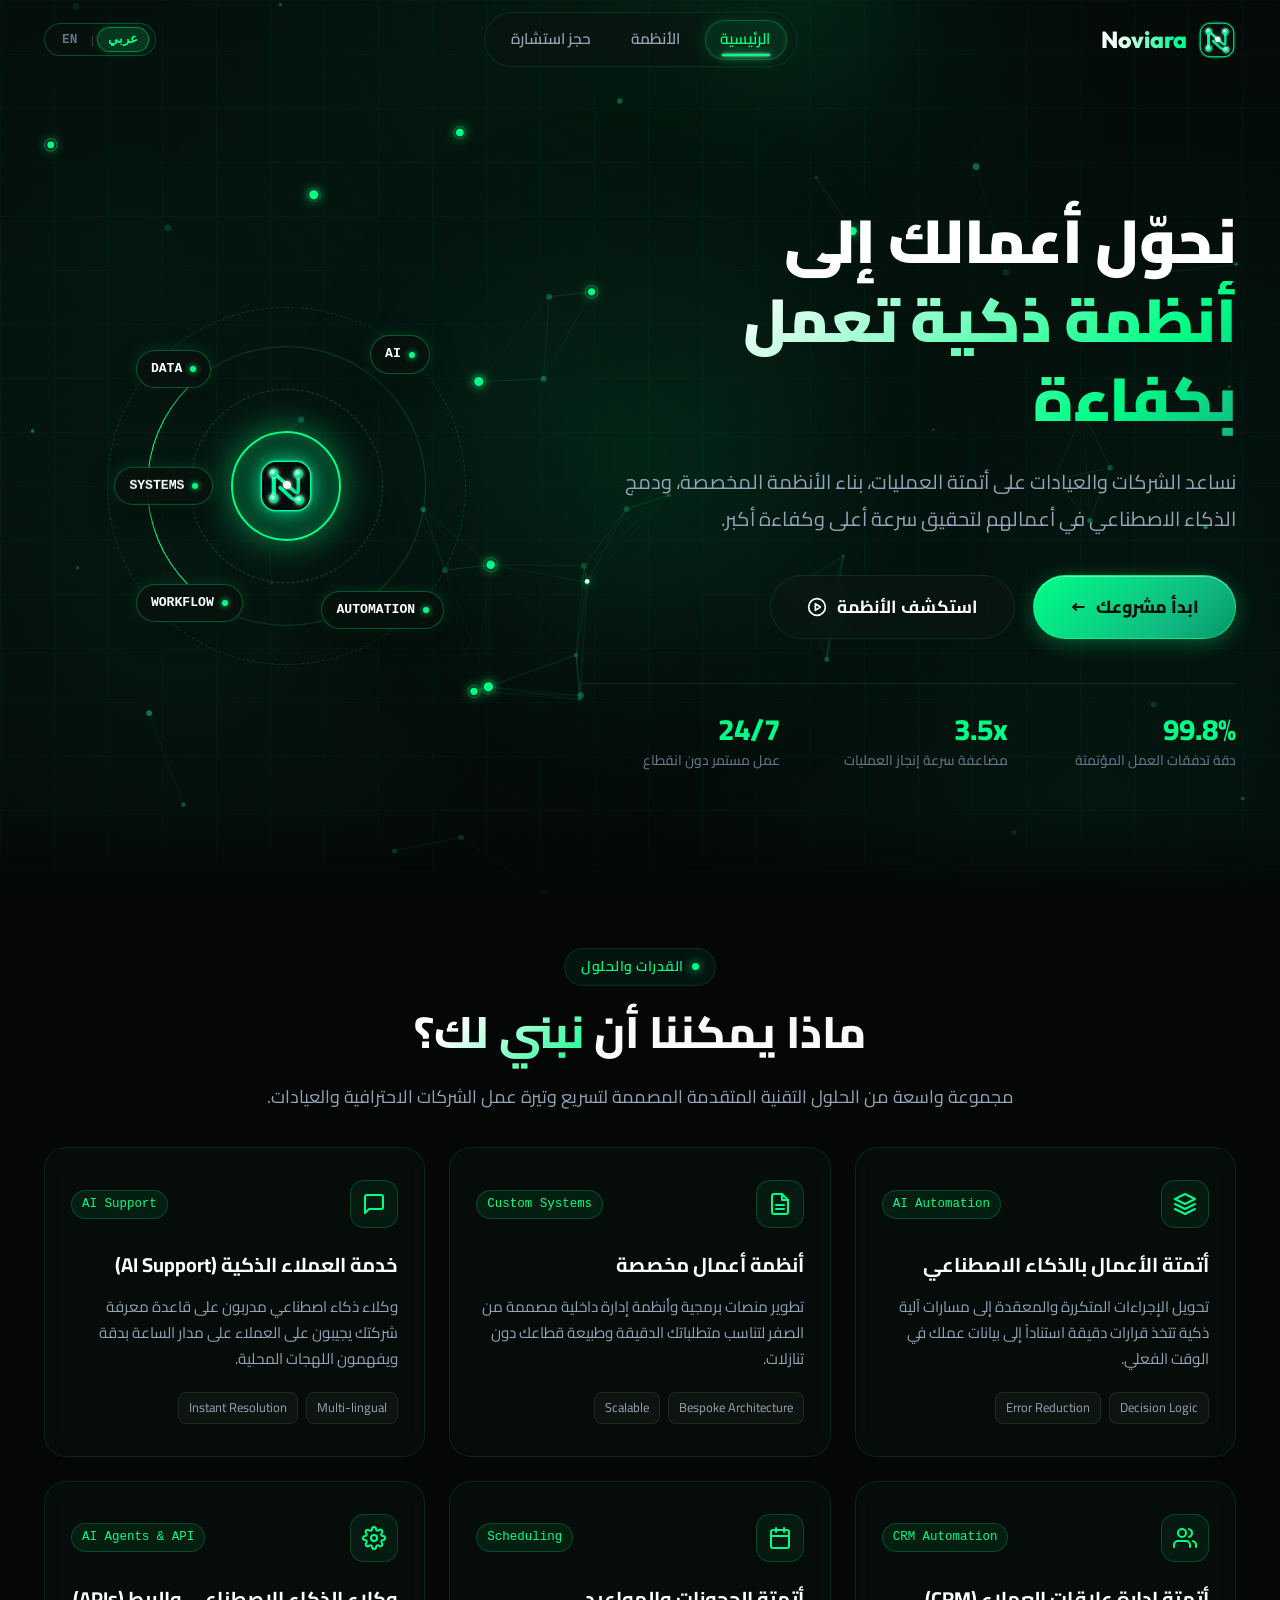
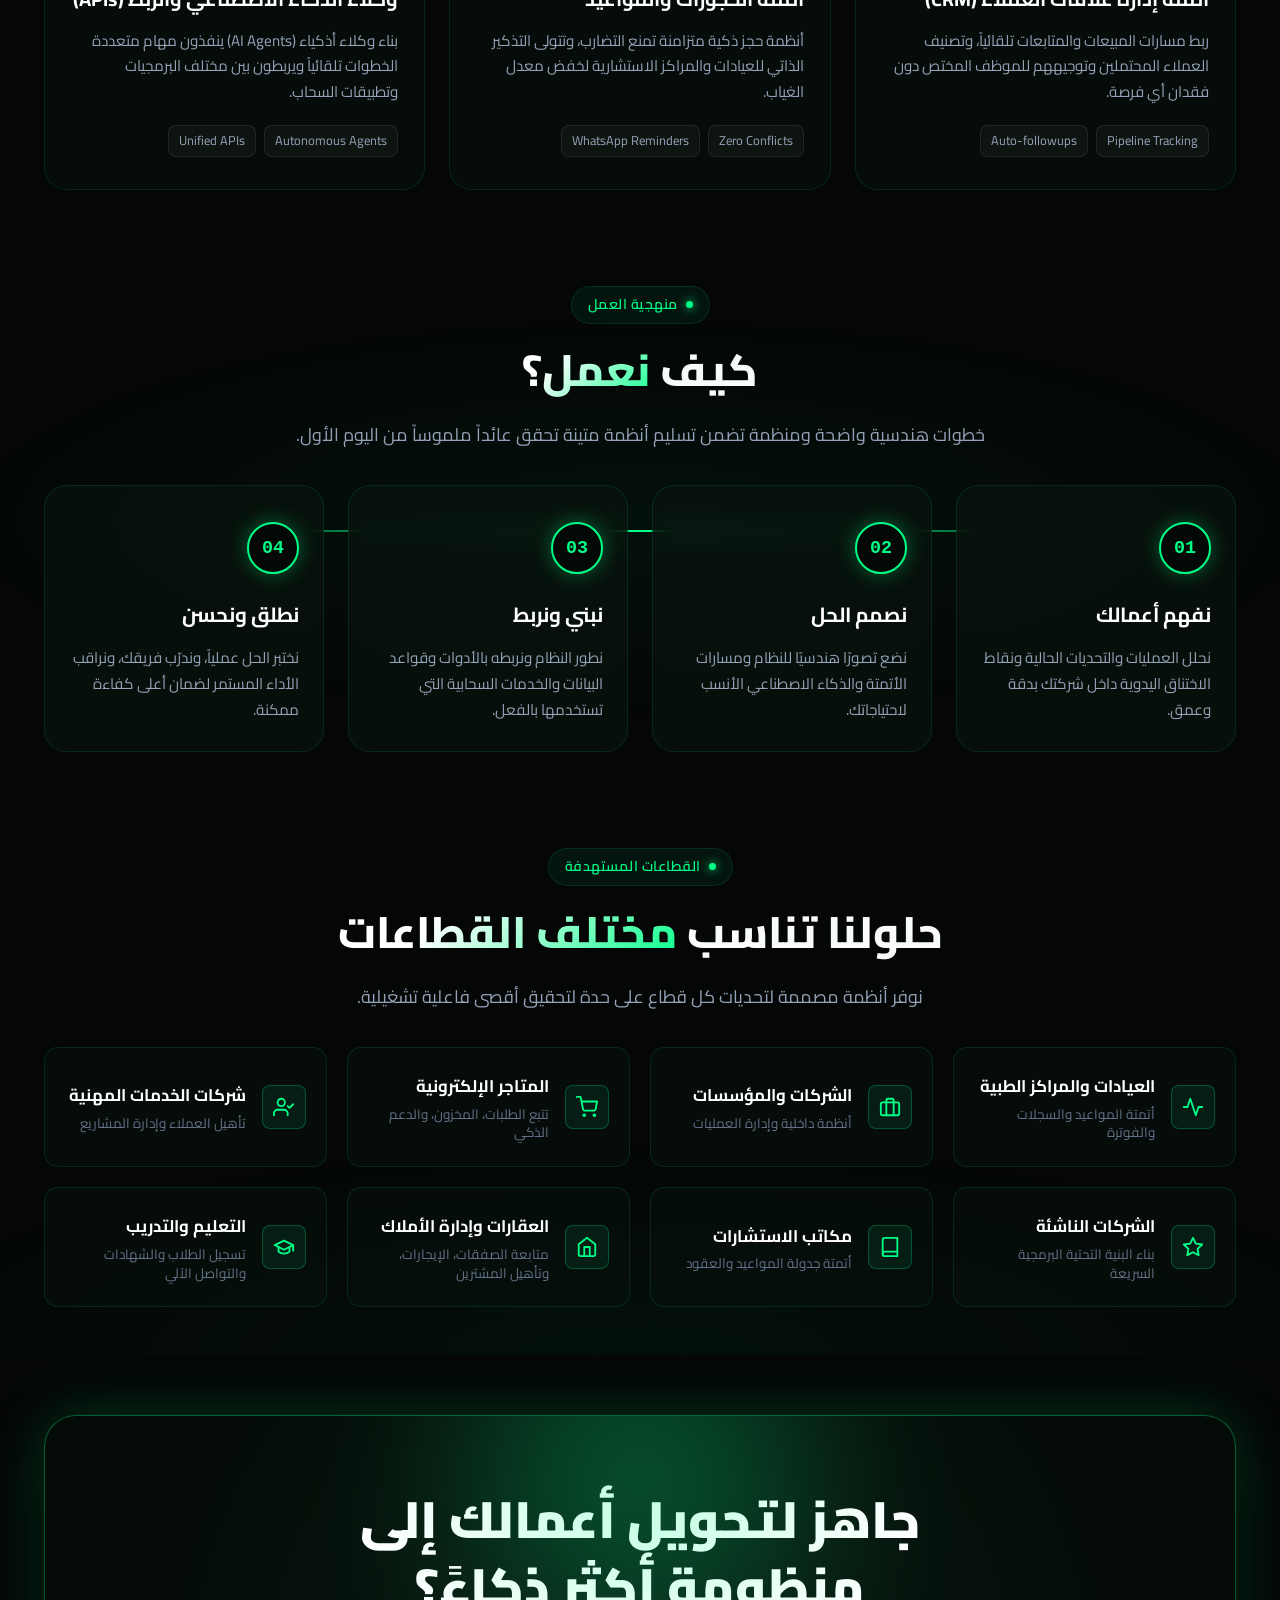
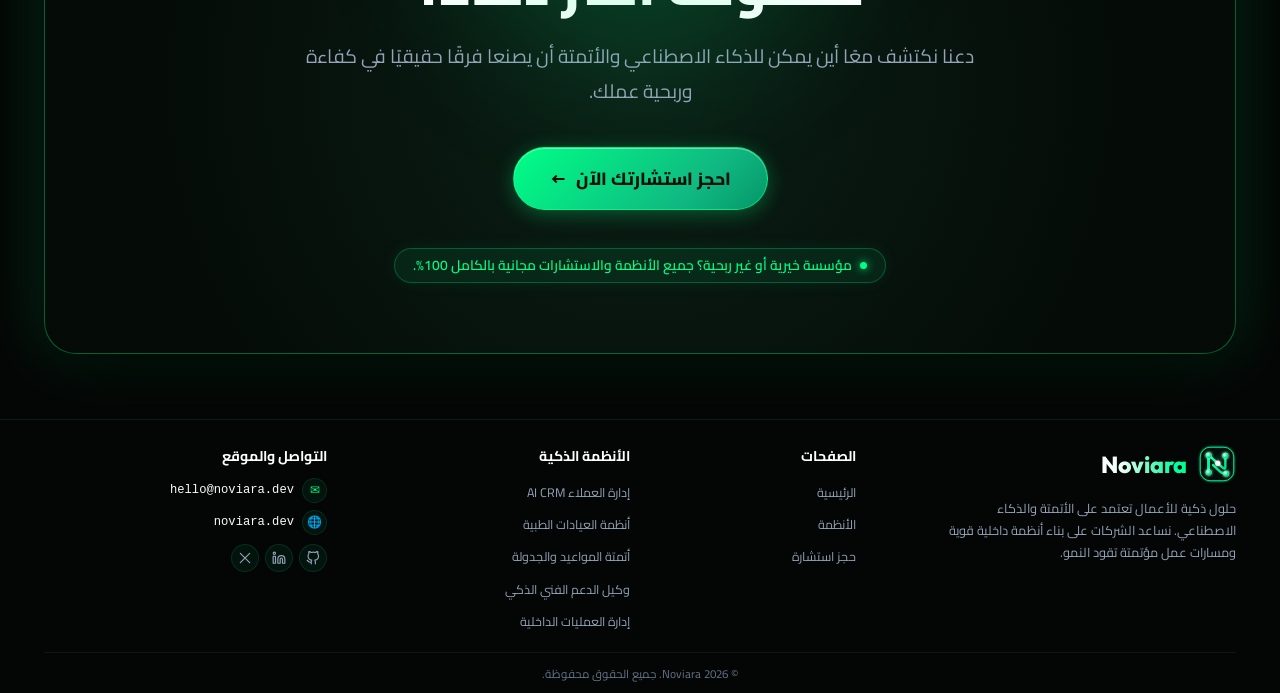
<file: index.html>
<!DOCTYPE html>
<html lang="ar" dir="rtl">

<head>

  <meta charset="UTF-8">
  <meta name="viewport" content="width=device-width, initial-scale=1.0">
  <title>Noviara | حلول الأتمتة والذكاء الاصطناعي للأعمال</title>
  <meta name="description"
    content="Noviara تقدم حلول الأتمتة الذكية، بناء الأنظمة المخصصة، ودمج الذكاء الاصطناعي لمساعدة الشركات والعيادات على تطوير أعمالها.">
  <link rel="canonical" href="https://noviara.dev/">

  <!-- Instant language & direction initialization
   https://noviara.dev
   -->
  <script>
    (function () {
      try {
        var params = new URLSearchParams(window.location.search);
        var urlLang = params.get('lang');
        var cookieMatch = document.cookie.match(/(?:^|;\s*)noviara_language=([^;]+)/);
        var cookieLang = cookieMatch ? cookieMatch[1] : null;
        var storageLang = localStorage.getItem('noviara_language') || localStorage.getItem('language');
        var sessionLang = sessionStorage.getItem('noviara_language');
        var lang = (urlLang === 'en' || urlLang === 'ar') ? urlLang : (storageLang || sessionLang || cookieLang || 'ar');
        if (lang === 'en' || lang === 'ar') {
          try { localStorage.setItem('noviara_language', lang); } catch (e) { }
          try { sessionStorage.setItem('noviara_language', lang); } catch (e) { }
        }
        document.documentElement.lang = lang;
        document.documentElement.dir = (lang === 'en') ? 'ltr' : 'rtl';
      } catch (e) { }
    })();
  </script>

  <!-- Open Graph / Meta -->
  <meta property="og:type" content="website">
  <meta property="og:url" content="https://noviara.dev/">
  <meta property="og:title" content="Noviara | حلول الأتمتة والذكاء الاصطناعي للأعمال">
  <meta property="og:description"
    content="نحوّل أعمالك إلى أنظمة ذكية تعمل بكفاءة. أتمتة العمليات، بناء الأنظمة المخصصة، ودمج الذكاء الاصطناعي.">
  <meta property="og:site_name" content="Noviara">
  <meta property="og:image" content="https://noviara.dev/assets/images/og-preview.svg">
  <meta property="og:image:width" content="1200">
  <meta property="og:image:height" content="630">

  <!-- Twitter Card -->
  <meta name="twitter:card" content="summary_large_image">
  <meta name="twitter:title" content="Noviara | حلول الأتمتة والذكاء الاصطناعي للأعمال">
  <meta name="twitter:description"
    content="نحوّل أعمالك إلى أنظمة ذكية تعمل بكفاءة. أتمتة العمليات، بناء الأنظمة المخصصة، ودمج الذكاء الاصطناعي.">
  <meta name="twitter:image" content="https://noviara.dev/assets/images/og-preview.svg">
  <meta name="theme-color" content="#040706">

  <!-- Favicon -->
  <link rel="icon" type="image/svg+xml" href="assets/images/favicon.svg?v=3">

  <!-- Google Fonts (Optimized Non-blocking) -->
  <link rel="preconnect" href="https://fonts.googleapis.com">
  <link rel="preconnect" href="https://fonts.gstatic.com" crossorigin>
  <link rel="stylesheet"
    href="https://fonts.googleapis.com/css2?family=Cairo:wght@300;400;500;600;700;800;900&family=IBM+Plex+Sans+Arabic:wght@300;400;500;600;700&family=Outfit:wght@600;700;800;900&display=swap">

  <!-- Stylesheet -->
  <link rel="stylesheet" href="css/style.css">
</head>

<body>
  <a href="#main-content" class="skip-link" data-i18n="skip_link">تخطي إلى المحتوى الرئيسي</a>

  <!-- Ambient Cursor Glow for Desktop -->
  <div class="cursor-ambient-glow" aria-hidden="true"></div>

  <!-- Background Grid Subtle Texture -->
  <div class="bg-grid-overlay" aria-hidden="true"></div>

  <!-- Header / Navigation -->
  <header class="site-header" id="site-header">
    <div class="container header-container">
      <!-- Logo on right (in RTL) -->
      <a href="index.html" class="brand-logo" aria-label="Noviara الصفحة الرئيسية" data-i18n-aria="brand_title">
        <div class="logo-icon" aria-hidden="true">
          <img src="assets/images/logo-icon.svg?v=3" alt="Noviara" width="38" height="38">
        </div>
        <span class="brand-name">Noviara</span>
      </a>

      <!-- Navigation in Center -->
      <nav class="main-nav" aria-label="التنقل الأساسي" data-i18n-aria="nav_aria">
        <ul class="nav-links">
          <div class="nav-indicator" aria-hidden="true"></div>
          <li><a href="index.html" class="nav-link active" data-i18n="nav_home">الرئيسية</a></li>
          <li><a href="systems.html" class="nav-link" data-i18n="nav_systems">الأنظمة</a></li>
          <li><a href="consultation.html" class="nav-link" data-i18n="nav_consultation">حجز استشارة</a></li>
        </ul>
      </nav>

      <!-- Header Actions (in RTL) -->
      <div class="header-actions">
        <!-- Language Switcher (AR ⇄ EN) -->
        <div class="lang-switcher" role="group" aria-label="تبديل اللغة / Switch Language">
          <button type="button" class="lang-btn lang-btn-ar active" data-lang="ar" aria-label="العربية">عربي</button>
          <span class="lang-divider" aria-hidden="true">|</span>
          <button type="button" class="lang-btn lang-btn-en" data-lang="en" aria-label="English">EN</button>
        </div>

        <!-- Mobile Toggle Button -->
        <button class="mobile-toggle" aria-label="فتح القائمة الرئيسية" aria-expanded="false"
          aria-controls="mobile-menu-drawer" data-i18n-aria="mobile_toggle_aria">
          <span></span>
          <span></span>
        </button>
      </div>
    </div>
  </header>

  <!-- Mobile Menu Drawer -->
  <div class="mobile-menu" id="mobile-menu-drawer" aria-hidden="true">
    <div class="mobile-menu-links">
      <a href="index.html" class="mobile-menu-link active">
        <span data-i18n="nav_home">الرئيسية</span>
        <span>←</span>
      </a>
      <a href="systems.html" class="mobile-menu-link">
        <span data-i18n="nav_systems">الأنظمة</span>
        <span>←</span>
      </a>
      <a href="consultation.html" class="mobile-menu-link">
        <span data-i18n="nav_consultation">حجز استشارة</span>
        <span>←</span>
      </a>
    </div>
    <div class="mobile-lang-switcher-wrap">
      <div class="lang-switcher" role="group" aria-label="تبديل اللغة / Switch Language">
        <button type="button" class="lang-btn lang-btn-ar active" data-lang="ar">عربي</button>
        <span class="lang-divider" aria-hidden="true">|</span>
        <button type="button" class="lang-btn lang-btn-en" data-lang="en">EN</button>
      </div>
    </div>
    <a href="consultation.html" class="btn btn-primary mobile-menu-cta">
      <span data-i18n="nav_cta_mobile">احجز استشارتك الآن</span>
      <span class="btn-icon">←</span>
    </a>
  </div>

  <!-- Main Content -->
  <main id="main-content">

    <!-- Hero Section with AI Canvas Animation -->
    <section class="hero-section" aria-label="مقدمة Noviara">
      <!-- High-performance AI Neural Network Canvas -->
      <canvas id="hero-canvas" aria-hidden="true"></canvas>
      <div class="hero-glow-bg" aria-hidden="true"></div>

      <div class="container hero-container">
        <!-- Hero Text Content -->
        <div class="hero-content reveal">
          <h1 class="hero-title">
            <span data-i18n="hero_title_1">نحوّل أعمالك إلى</span> <br>
            <span class="highlight" data-i18n="hero_title_2">أنظمة ذكية تعمل بكفاءة</span>
          </h1>

          <p class="hero-description" data-i18n="hero_desc">
            نساعد الشركات والعيادات على أتمتة العمليات، بناء الأنظمة المخصصة، ودمج الذكاء الاصطناعي في أعمالهم لتحقيق
            سرعة أعلى وكفاءة أكبر.
          </p>

          <div class="hero-actions">
            <a href="consultation.html" class="btn btn-primary btn-lg btn-glow-pulse">
              <span data-i18n="hero_cta_primary">ابدأ مشروعك</span>
              <span class="btn-icon">←</span>
            </a>
            <a href="systems.html" class="btn btn-secondary btn-lg">
              <span data-i18n="hero_cta_secondary">استكشف الأنظمة</span>
              <svg width="20" height="20" viewBox="0 0 24 24" fill="none" stroke="currentColor" stroke-width="2"
                stroke-linecap="round" stroke-linejoin="round" aria-hidden="true">
                <circle cx="12" cy="12" r="10"></circle>
                <polygon points="10 8 16 12 10 16 10 8"></polygon>
              </svg>
            </a>
          </div>

          <!-- Trust Proof Metrics -->
          <div class="hero-metrics">
            <div class="hero-metric-item">
              <div class="hero-metric-value"><span dir="ltr">99.8%</span></div>
              <div class="hero-metric-label" data-i18n="hero_metric_1_lbl">دقة تدفقات العمل المؤتمتة</div>
            </div>
            <div class="hero-metric-item">
              <div class="hero-metric-value"><span dir="ltr">3.5x</span></div>
              <div class="hero-metric-label" data-i18n="hero_metric_2_lbl">مضاعفة سرعة إنجاز العمليات</div>
            </div>
            <div class="hero-metric-item">
              <div class="hero-metric-value"><span dir="ltr">24/7</span></div>
              <div class="hero-metric-label" data-i18n="hero_metric_3_lbl">عمل مستمر دون انقطاع</div>
            </div>
          </div>
        </div>

        <!-- Hero Abstract AI Visual Element -->
        <div class="hero-visual-wrapper reveal reveal-delay-2" aria-hidden="true">
          <div class="ai-core-display">
            <!-- Concentric spinning rings -->
            <div class="core-ring ring-1"></div>
            <div class="core-ring ring-2"></div>
            <div class="core-ring ring-3"></div>

            <!-- Central Intelligent Core with Noviara Official Icon -->
            <div class="core-center-node">
              <img src="assets/images/logo-icon.svg?v=3" alt="Noviara" class="core-logo-icon" width="56" height="56">
            </div>

            <!-- Floating high-tech node labels -->
            <div class="floating-ai-tag tag-ai">
              <span class="tag-dot"></span>
              <span>AI</span>
            </div>
            <div class="floating-ai-tag tag-automation">
              <span class="tag-dot"></span>
              <span>AUTOMATION</span>
            </div>
            <div class="floating-ai-tag tag-data">
              <span class="tag-dot"></span>
              <span>DATA</span>
            </div>
            <div class="floating-ai-tag tag-workflow">
              <span class="tag-dot"></span>
              <span>WORKFLOW</span>
            </div>
            <div class="floating-ai-tag tag-systems">
              <span class="tag-dot"></span>
              <span>SYSTEMS</span>
            </div>
          </div>
        </div>
      </div>
    </section>

    <!-- Services Section -->
    <section class="section" id="services-section" aria-labelledby="services-heading">
      <div class="container">
        <div class="section-header reveal">
          <div class="section-tag">
            <span class="dot"></span>
            <span data-i18n="services_tag">القدرات والحلول</span>
          </div>
          <h2 class="section-title" id="services-heading">
            <span data-i18n="services_title_1">ماذا يمكننا أن</span> <span class="text-gradient"
              data-i18n="services_title_2">نبني لك؟</span>
          </h2>
          <p class="section-subtitle" data-i18n="services_subtitle">
            مجموعة واسعة من الحلول التقنية المتقدمة المصممة لتسريع وتيرة عمل الشركات الاحترافية والعيادات.
          </p>
        </div>

        <div class="services-grid">
          <!-- Item 1 -->
          <div class="service-card reveal reveal-delay-1">
            <div class="service-header">
              <div class="service-icon-box">
                <svg width="24" height="24" viewBox="0 0 24 24" fill="none" stroke="currentColor" stroke-width="2"
                  stroke-linecap="round" stroke-linejoin="round">
                  <polygon points="12 2 2 7 12 12 22 7 12 2"></polygon>
                  <polyline points="2 17 12 22 22 17"></polyline>
                  <polyline points="2 12 12 17 22 12"></polyline>
                </svg>
              </div>
              <span class="service-badge">AI Automation</span>
            </div>
            <h3 class="service-title" data-i18n="service1_title">أتمتة الأعمال بالذكاء الاصطناعي</h3>
            <p class="service-desc" data-i18n="service1_desc">تحويل الإجراءات المتكررة والمعقدة إلى مسارات آلية ذكية
              تتخذ قرارات دقيقة استناداً إلى بيانات عملك في الوقت الفعلي.</p>
            <div class="service-features">
              <span class="service-tag">Decision Logic</span>
              <span class="service-tag">Error Reduction</span>
            </div>
          </div>

          <!-- Item 2 -->
          <div class="service-card reveal reveal-delay-2">
            <div class="service-header">
              <div class="service-icon-box">
                <svg width="24" height="24" viewBox="0 0 24 24" fill="none" stroke="currentColor" stroke-width="2"
                  stroke-linecap="round" stroke-linejoin="round">
                  <path d="M14 2H6a2 2 0 0 0-2 2v16a2 2 0 0 0 2 2h12a2 2 0 0 0 2-2V8z"></path>
                  <polyline points="14 2 14 8 20 8"></polyline>
                  <line x1="16" y1="13" x2="8" y2="13"></line>
                  <line x1="16" y1="17" x2="8" y2="17"></line>
                </svg>
              </div>
              <span class="service-badge">Custom Systems</span>
            </div>
            <h3 class="service-title" data-i18n="service2_title">أنظمة أعمال مخصصة</h3>
            <p class="service-desc" data-i18n="service2_desc">تطوير منصات برمجية وأنظمة إدارة داخلية مصممة من الصفر
              لتناسب متطلباتك الدقيقة وطبيعة قطاعك دون تنازلات.</p>
            <div class="service-features">
              <span class="service-tag">Bespoke Architecture</span>
              <span class="service-tag">Scalable</span>
            </div>
          </div>

          <!-- Item 3 -->
          <div class="service-card reveal reveal-delay-3">
            <div class="service-header">
              <div class="service-icon-box">
                <svg width="24" height="24" viewBox="0 0 24 24" fill="none" stroke="currentColor" stroke-width="2"
                  stroke-linecap="round" stroke-linejoin="round">
                  <path d="M21 15a2 2 0 0 1-2 2H7l-4 4V5a2 2 0 0 1 2-2h14a2 2 0 0 1 2 2z"></path>
                </svg>
              </div>
              <span class="service-badge">AI Support</span>
            </div>
            <h3 class="service-title" data-i18n="service3_title">خدمة العملاء الذكية (AI Support)</h3>
            <p class="service-desc" data-i18n="service3_desc">وكلاء ذكاء اصطناعي مدربون على قاعدة معرفة شركتك يجيبون على
              العملاء على مدار الساعة بدقة ويفهمون اللهجات المحلية.</p>
            <div class="service-features">
              <span class="service-tag">Multi-lingual</span>
              <span class="service-tag">Instant Resolution</span>
            </div>
          </div>

          <!-- Item 4 -->
          <div class="service-card reveal reveal-delay-1">
            <div class="service-header">
              <div class="service-icon-box">
                <svg width="24" height="24" viewBox="0 0 24 24" fill="none" stroke="currentColor" stroke-width="2"
                  stroke-linecap="round" stroke-linejoin="round">
                  <path d="M17 21v-2a4 4 0 0 0-4-4H5a4 4 0 0 0-4 4v2"></path>
                  <circle cx="9" cy="7" r="4"></circle>
                  <path d="M23 21v-2a4 4 0 0 0-3-3.87"></path>
                  <path d="M16 3.13a4 4 0 0 1 0 7.75"></path>
                </svg>
              </div>
              <span class="service-badge">CRM Automation</span>
            </div>
            <h3 class="service-title" data-i18n="service4_title">أتمتة إدارة علاقات العملاء (CRM)</h3>
            <p class="service-desc" data-i18n="service4_desc">ربط مسارات المبيعات والمتابعات تلقائياً، وتصنيف العملاء
              المحتملين وتوجيههم للموظف المختص دون فقدان أي فرصة.</p>
            <div class="service-features">
              <span class="service-tag">Pipeline Tracking</span>
              <span class="service-tag">Auto-followups</span>
            </div>
          </div>

          <!-- Item 5 -->
          <div class="service-card reveal reveal-delay-2">
            <div class="service-header">
              <div class="service-icon-box">
                <svg width="24" height="24" viewBox="0 0 24 24" fill="none" stroke="currentColor" stroke-width="2"
                  stroke-linecap="round" stroke-linejoin="round">
                  <rect x="3" y="4" width="18" height="18" rx="2" ry="2"></rect>
                  <line x1="16" y1="2" x2="16" y2="6"></line>
                  <line x1="8" y1="2" x2="8" y2="6"></line>
                  <line x1="3" y1="10" x2="21" y2="10"></line>
                </svg>
              </div>
              <span class="service-badge">Scheduling</span>
            </div>
            <h3 class="service-title" data-i18n="service5_title">أتمتة الحجوزات والمواعيد</h3>
            <p class="service-desc" data-i18n="service5_desc">أنظمة حجز ذكية متزامنة تمنع التضارب، وتتولى التذكير الذاتي
              للعيادات والمراكز الاستشارية لخفض معدل الغياب.</p>
            <div class="service-features">
              <span class="service-tag">Zero Conflicts</span>
              <span class="service-tag">WhatsApp Reminders</span>
            </div>
          </div>

          <!-- Item 6 -->
          <div class="service-card reveal reveal-delay-3">
            <div class="service-header">
              <div class="service-icon-box">
                <svg width="24" height="24" viewBox="0 0 24 24" fill="none" stroke="currentColor" stroke-width="2"
                  stroke-linecap="round" stroke-linejoin="round">
                  <circle cx="12" cy="12" r="3"></circle>
                  <path
                    d="M19.4 15a1.65 1.65 0 0 0 .33 1.82l.06.06a2 2 0 0 1 0 2.83 2 2 0 0 1-2.83 0l-.06-.06a1.65 1.65 0 0 0-1.82-.33 1.65 1.65 0 0 0-1 1.51V21a2 2 0 0 1-2 2 2 2 0 0 1-2-2v-.09A1.65 1.65 0 0 0 9 19.4a1.65 1.65 0 0 0-1.82.33l-.06.06a2 2 0 0 1-2.83 0 2 2 0 0 1 0-2.83l.06-.06a1.65 1.65 0 0 0 .33-1.82 1.65 1.65 0 0 0-1.51-1H3a2 2 0 0 1-2-2 2 2 0 0 1 2-2h.09A1.65 1.65 0 0 0 4.6 9a1.65 1.65 0 0 0-.33-1.82l-.06-.06a2 2 0 0 1 0-2.83 2 2 0 0 1 2.83 0l.06.06a1.65 1.65 0 0 0 1.82.33H9a1.65 1.65 0 0 0 1-1.51V3a2 2 0 0 1 2-2 2 2 0 0 1 2 2v.09a1.65 1.65 0 0 0 1 1.51 1.65 1.65 0 0 0 1.82-.33l.06-.06a2 2 0 0 1 2.83 0 2 2 0 0 1 0 2.83l-.06.06a1.65 1.65 0 0 0-.33 1.82V9a1.65 1.65 0 0 0 1.51 1H21a2 2 0 0 1 2 2 2 2 0 0 1-2 2h-.09a1.65 1.65 0 0 0-1.51 1z">
                  </path>
                </svg>
              </div>
              <span class="service-badge">AI Agents & API</span>
            </div>
            <h3 class="service-title" data-i18n="service6_title">وكلاء الذكاء الاصطناعي والربط (APIs)</h3>
            <p class="service-desc" data-i18n="service6_desc">بناء وكلاء أذكياء (AI Agents) ينفذون مهام متعددة الخطوات
              تلقائياً ويربطون بين مختلف البرمجيات وتطبيقات السحاب.</p>
            <div class="service-features">
              <span class="service-tag">Autonomous Agents</span>
              <span class="service-tag">Unified APIs</span>
            </div>
          </div>
        </div>
      </div>
    </section>

    <!-- How It Works Section -->
    <section class="section" id="how-it-works" aria-labelledby="how-it-works-heading">
      <div class="container">
        <div class="section-header reveal">
          <div class="section-tag">
            <span class="dot"></span>
            <span data-i18n="timeline_tag">منهجية العمل</span>
          </div>
          <h2 class="section-title" id="how-it-works-heading">
            <span data-i18n="timeline_title_1">كيف</span> <span class="text-gradient"
              data-i18n="timeline_title_2">نعمل؟</span>
          </h2>
          <p class="section-subtitle" data-i18n="timeline_subtitle">
            خطوات هندسية واضحة ومنظمة تضمن تسليم أنظمة متينة تحقق عائداً ملموساً من اليوم الأول.
          </p>
        </div>

        <div class="timeline-wrapper">
          <div class="timeline-track">
            <!-- Step 1 -->
            <div class="timeline-step reveal reveal-delay-1">
              <div class="step-num-badge">01</div>
              <h3 class="step-title" data-i18n="step1_title">نفهم أعمالك</h3>
              <p class="step-desc" data-i18n="step1_desc">نحلل العمليات والتحديات الحالية ونقاط الاختناق اليدوية داخل
                شركتك بدقة وعمق.</p>
            </div>

            <!-- Step 2 -->
            <div class="timeline-step reveal reveal-delay-2">
              <div class="step-num-badge">02</div>
              <h3 class="step-title" data-i18n="step2_title">نصمم الحل</h3>
              <p class="step-desc" data-i18n="step2_desc">نضع تصورًا هندسيًا للنظام ومسارات الأتمتة والذكاء الاصطناعي
                الأنسب لاحتياجاتك.</p>
            </div>

            <!-- Step 3 -->
            <div class="timeline-step reveal reveal-delay-3">
              <div class="step-num-badge">03</div>
              <h3 class="step-title" data-i18n="step3_title">نبني ونربط</h3>
              <p class="step-desc" data-i18n="step3_desc">نطور النظام ونربطه بالأدوات وقواعد البيانات والخدمات السحابية
                التي تستخدمها بالفعل.</p>
            </div>

            <!-- Step 4 -->
            <div class="timeline-step reveal reveal-delay-4">
              <div class="step-num-badge">04</div>
              <h3 class="step-title" data-i18n="step4_title">نطلق ونحسن</h3>
              <p class="step-desc" data-i18n="step4_desc">نختبر الحل عملياً، وندرّب فريقك، ونراقب الأداء المستمر لضمان
                أعلى كفاءة ممكنة.</p>
            </div>
          </div>
        </div>
      </div>
    </section>

    <!-- Target Businesses Section -->
    <section class="section" id="sectors-section" aria-labelledby="sectors-heading">
      <div class="container">
        <div class="section-header reveal">
          <div class="section-tag">
            <span class="dot"></span>
            <span data-i18n="sectors_tag">القطاعات المستهدفة</span>
          </div>
          <h2 class="section-title" id="sectors-heading">
            <span data-i18n="sectors_title_1">حلولنا تناسب</span> <span class="text-gradient"
              data-i18n="sectors_title_2">مختلف القطاعات</span>
          </h2>
          <p class="section-subtitle" data-i18n="sectors_subtitle">
            نوفر أنظمة مصممة لتحديات كل قطاع على حدة لتحقيق أقصى فاعلية تشغيلية.
          </p>
        </div>

        <div class="target-sectors-grid">
          <!-- Sector 1 -->
          <div class="sector-card reveal reveal-delay-1">
            <div class="sector-icon" aria-hidden="true">
              <svg width="22" height="22" viewBox="0 0 24 24" fill="none" stroke="currentColor" stroke-width="2"
                stroke-linecap="round" stroke-linejoin="round">
                <path d="M22 12h-4l-3 9L9 3l-3 9H2"></path>
              </svg>
            </div>
            <div class="sector-info">
              <h4 data-i18n="sector1_title">العيادات والمراكز الطبية</h4>
              <p data-i18n="sector1_desc">أتمتة المواعيد والسجلات والفوترة</p>
            </div>
          </div>

          <!-- Sector 2 -->
          <div class="sector-card reveal reveal-delay-2">
            <div class="sector-icon" aria-hidden="true">
              <svg width="22" height="22" viewBox="0 0 24 24" fill="none" stroke="currentColor" stroke-width="2"
                stroke-linecap="round" stroke-linejoin="round">
                <rect x="2" y="7" width="20" height="14" rx="2" ry="2"></rect>
                <path d="M16 21V5a2 2 0 0 0-2-2h-4a2 2 0 0 0-2 2v16"></path>
              </svg>
            </div>
            <div class="sector-info">
              <h4 data-i18n="sector2_title">الشركات والمؤسسات</h4>
              <p data-i18n="sector2_desc">أنظمة داخلية وإدارة العمليات</p>
            </div>
          </div>

          <!-- Sector 3 -->
          <div class="sector-card reveal reveal-delay-3">
            <div class="sector-icon" aria-hidden="true">
              <svg width="22" height="22" viewBox="0 0 24 24" fill="none" stroke="currentColor" stroke-width="2"
                stroke-linecap="round" stroke-linejoin="round">
                <circle cx="9" cy="21" r="1"></circle>
                <circle cx="20" cy="21" r="1"></circle>
                <path d="M1 1h4l2.68 13.39a2 2 0 0 0 2 1.61h9.72a2 2 0 0 0 2-1.61L23 6H6"></path>
              </svg>
            </div>
            <div class="sector-info">
              <h4 data-i18n="sector3_title">المتاجر الإلكترونية</h4>
              <p data-i18n="sector3_desc">تتبع الطلبات، المخزون، والدعم الذكي</p>
            </div>
          </div>

          <!-- Sector 4 -->
          <div class="sector-card reveal reveal-delay-4">
            <div class="sector-icon" aria-hidden="true">
              <svg width="22" height="22" viewBox="0 0 24 24" fill="none" stroke="currentColor" stroke-width="2"
                stroke-linecap="round" stroke-linejoin="round">
                <path d="M16 21v-2a4 4 0 0 0-4-4H5a4 4 0 0 0-4 4v2"></path>
                <circle cx="9" cy="7" r="4"></circle>
                <polyline points="16 11 18 13 22 9"></polyline>
              </svg>
            </div>
            <div class="sector-info">
              <h4 data-i18n="sector4_title">شركات الخدمات المهنية</h4>
              <p data-i18n="sector4_desc">تأهيل العملاء وإدارة المشاريع</p>
            </div>
          </div>

          <!-- Sector 5 -->
          <div class="sector-card reveal reveal-delay-1">
            <div class="sector-icon" aria-hidden="true">
              <svg width="22" height="22" viewBox="0 0 24 24" fill="none" stroke="currentColor" stroke-width="2"
                stroke-linecap="round" stroke-linejoin="round">
                <polygon
                  points="12 2 15.09 8.26 22 9.27 17 14.14 18.18 21.02 12 17.77 5.82 21.02 7 14.14 2 9.27 8.91 8.26 12 2">
                </polygon>
              </svg>
            </div>
            <div class="sector-info">
              <h4 data-i18n="sector5_title">الشركات الناشئة</h4>
              <p data-i18n="sector5_desc">بناء البنية التحتية البرمجية السريعة</p>
            </div>
          </div>

          <!-- Sector 6 -->
          <div class="sector-card reveal reveal-delay-2">
            <div class="sector-icon" aria-hidden="true">
              <svg width="22" height="22" viewBox="0 0 24 24" fill="none" stroke="currentColor" stroke-width="2"
                stroke-linecap="round" stroke-linejoin="round">
                <path d="M4 19.5A2.5 2.5 0 0 1 6.5 17H20"></path>
                <path d="M6.5 2H20v20H6.5A2.5 2.5 0 0 1 4 19.5v-15A2.5 2.5 0 0 1 6.5 2z"></path>
              </svg>
            </div>
            <div class="sector-info">
              <h4 data-i18n="sector6_title">مكاتب الاستشارات</h4>
              <p data-i18n="sector6_desc">أتمتة جدولة المواعيد والعقود</p>
            </div>
          </div>

          <!-- Sector 7 -->
          <div class="sector-card reveal reveal-delay-3">
            <div class="sector-icon" aria-hidden="true">
              <svg width="22" height="22" viewBox="0 0 24 24" fill="none" stroke="currentColor" stroke-width="2"
                stroke-linecap="round" stroke-linejoin="round">
                <path d="M3 9l9-7 9 7v11a2 2 0 0 1-2 2H5a2 2 0 0 1-2-2z"></path>
                <polyline points="9 22 9 12 15 12 15 22"></polyline>
              </svg>
            </div>
            <div class="sector-info">
              <h4 data-i18n="sector7_title">العقارات وإدارة الأملاك</h4>
              <p data-i18n="sector7_desc">متابعة الصفقات، الإيجارات، وتأهيل المشترين</p>
            </div>
          </div>

          <!-- Sector 8 -->
          <div class="sector-card reveal reveal-delay-4">
            <div class="sector-icon" aria-hidden="true">
              <svg width="22" height="22" viewBox="0 0 24 24" fill="none" stroke="currentColor" stroke-width="2"
                stroke-linecap="round" stroke-linejoin="round">
                <path d="M22 10v6M2 10l10-5 10 5-10 5z"></path>
                <path d="M6 12v5c3 3 9 3 12 0v-5"></path>
              </svg>
            </div>
            <div class="sector-info">
              <h4 data-i18n="sector8_title">التعليم والتدريب</h4>
              <p data-i18n="sector8_desc">تسجيل الطلاب والشهادات والتواصل الآلي</p>
            </div>
          </div>
        </div>


      </div>
    </section>

    <!-- Final CTA Section -->
    <section class="final-cta-section" aria-labelledby="cta-heading">
      <div class="container">
        <div class="final-cta-box reveal">
          <div class="final-cta-glow" aria-hidden="true"></div>
          <h2 class="final-cta-headline" id="cta-heading">
            <span data-i18n="cta_title_1">جاهز لتحويل أعمالك إلى</span> <br>
            <span class="text-gradient" data-i18n="cta_title_2">منظومة أكثر ذكاءً؟</span>
          </h2>
          <p class="final-cta-desc" data-i18n="cta_desc">
            دعنا نكتشف معًا أين يمكن للذكاء الاصطناعي والأتمتة أن يصنعا فرقًا حقيقيًا في كفاءة وربحية عملك.
          </p>
          <a href="consultation.html" class="btn btn-primary btn-lg btn-glow-pulse">
            <span data-i18n="cta_btn">احجز استشارتك الآن</span>
            <span class="btn-icon">←</span>
          </a>
          <div style="margin-top: 24px;">
            <div class="systems-impact-pill">
              <span class="impact-badge-dot"></span>
              <span data-i18n="systems_impact_note">مؤسسة خيرية أو غير ربحية؟ جميع الأنظمة والاستشارات مجانية بالكامل
                100%.</span>
            </div>
          </div>
        </div>
      </div>
    </section>

  </main>

  <!-- Footer -->
  <footer class="site-footer">
    <div class="container">
      <div class="footer-top">
        <!-- Brand Info -->
        <div class="footer-brand">
          <a href="index.html" class="brand-logo" aria-label="Noviara" data-i18n-aria="brand_title">
            <div class="logo-icon" aria-hidden="true">
              <img src="assets/images/logo-icon.svg?v=3" alt="Noviara" width="38" height="38">
            </div>
            <span class="brand-name">Noviara</span>
          </a>
          <p data-i18n="footer_desc">
            حلول ذكية للأعمال تعتمد على الأتمتة والذكاء الاصطناعي. نساعد الشركات على بناء أنظمة داخلية قوية ومسارات عمل
            مؤتمتة تقود النمو.
          </p>
        </div>

        <!-- Links Column 1 -->
        <div class="footer-col">
          <h4 class="footer-col-title" data-i18n="footer_col_pages">الصفحات</h4>
          <ul class="footer-links-list">
            <li><a href="index.html" data-i18n="nav_home">الرئيسية</a></li>
            <li><a href="systems.html" data-i18n="nav_systems">الأنظمة</a></li>
            <li><a href="consultation.html" data-i18n="nav_consultation">حجز استشارة</a></li>
          </ul>
        </div>

        <!-- Links Column 2 -->
        <div class="footer-col">
          <h4 class="footer-col-title" data-i18n="footer_col_systems">الأنظمة الذكية</h4>
          <ul class="footer-links-list">
            <li><a href="systems.html#system-crm" data-i18n="footer_crm">إدارة العملاء AI CRM</a></li>
            <li><a href="systems.html#system-clinic" data-i18n="footer_clinic">أنظمة العيادات الطبية</a></li>
            <li><a href="systems.html#system-scheduling" data-i18n="footer_scheduling">أتمتة المواعيد والجدولة</a></li>
            <li><a href="systems.html#system-support" data-i18n="footer_support">وكيل الدعم الفني الذكي</a></li>
            <li><a href="systems.html#system-erp" data-i18n="footer_erp">إدارة العمليات الداخلية</a></li>
          </ul>
        </div>

        <!-- Contact & Domain -->
        <div class="footer-col">
          <h4 class="footer-col-title" data-i18n="footer_col_contact">التواصل والموقع</h4>
          <div class="footer-contact-item">
            <span class="footer-contact-icon">✉</span>
            <a href="mailto:hello@noviara.dev">hello@noviara.dev</a>
          </div>
          <div class="footer-contact-item">
            <span class="footer-contact-icon">🌐</span>
            <a href="https://noviara.dev">noviara.dev</a>
          </div>
          <div class="social-pills-row">
            <a href="https://github.com/noviara" target="_blank" rel="noopener noreferrer" class="social-pill"
              aria-label="GitHub Noviara" title="GitHub">
              <svg width="18" height="18" viewBox="0 0 24 24" fill="none" stroke="currentColor" stroke-width="2"
                stroke-linecap="round" stroke-linejoin="round">
                <path
                  d="M9 19c-5 1.5-5-2.5-7-3m14 6v-3.87a3.37 3.37 0 0 0-.94-2.61c3.14-.35 6.44-1.54 6.44-7A5.44 5.44 0 0 0 20 4.77 5.07 5.07 0 0 0 19.91 1S18.73.65 16 2.48a13.38 13.38 0 0 0-7 0C6.27.65 5.09 1 5.09 1A5.07 5.07 0 0 0 5 4.77a5.44 5.44 0 0 0-1.5 3.78c0 5.42 3.3 6.61 6.44 7A3.37 3.37 0 0 0 9 18.13V22">
                </path>
              </svg>
            </a>
            <a href="https://linkedin.com/company/noviara" target="_blank" rel="noopener noreferrer" class="social-pill"
              aria-label="LinkedIn Noviara" title="LinkedIn">
              <svg width="18" height="18" viewBox="0 0 24 24" fill="none" stroke="currentColor" stroke-width="2"
                stroke-linecap="round" stroke-linejoin="round">
                <path d="M16 8a6 6 0 0 1 6 6v7h-4v-7a2 2 0 0 0-2-2 2 2 0 0 0-2 2v7h-4v-7a6 6 0 0 1 6-6z"></path>
                <rect x="2" y="9" width="4" height="12"></rect>
                <circle cx="4" cy="4" r="2"></circle>
              </svg>
            </a>
            <a href="https://x.com/noviara_dev" target="_blank" rel="noopener noreferrer" class="social-pill"
              aria-label="X Noviara" title="X">
              <svg width="18" height="18" viewBox="0 0 24 24" fill="none" stroke="currentColor" stroke-width="2"
                stroke-linecap="round" stroke-linejoin="round">
                <path d="M4 4l16 16M4 20L20 4"></path>
              </svg>
            </a>
          </div>
        </div>
      </div>

      <div class="footer-bottom">
        <p data-i18n="footer_copy">© 2026 Noviara. جميع الحقوق محفوظة.</p>
      </div>
    </div>
  </footer>

  <!-- Scripts -->
  <script src="js/i18n.js"></script>
  <script src="js/canvas.js"></script>
  <script src="js/main.js"></script>
</body>

</html>
</file>
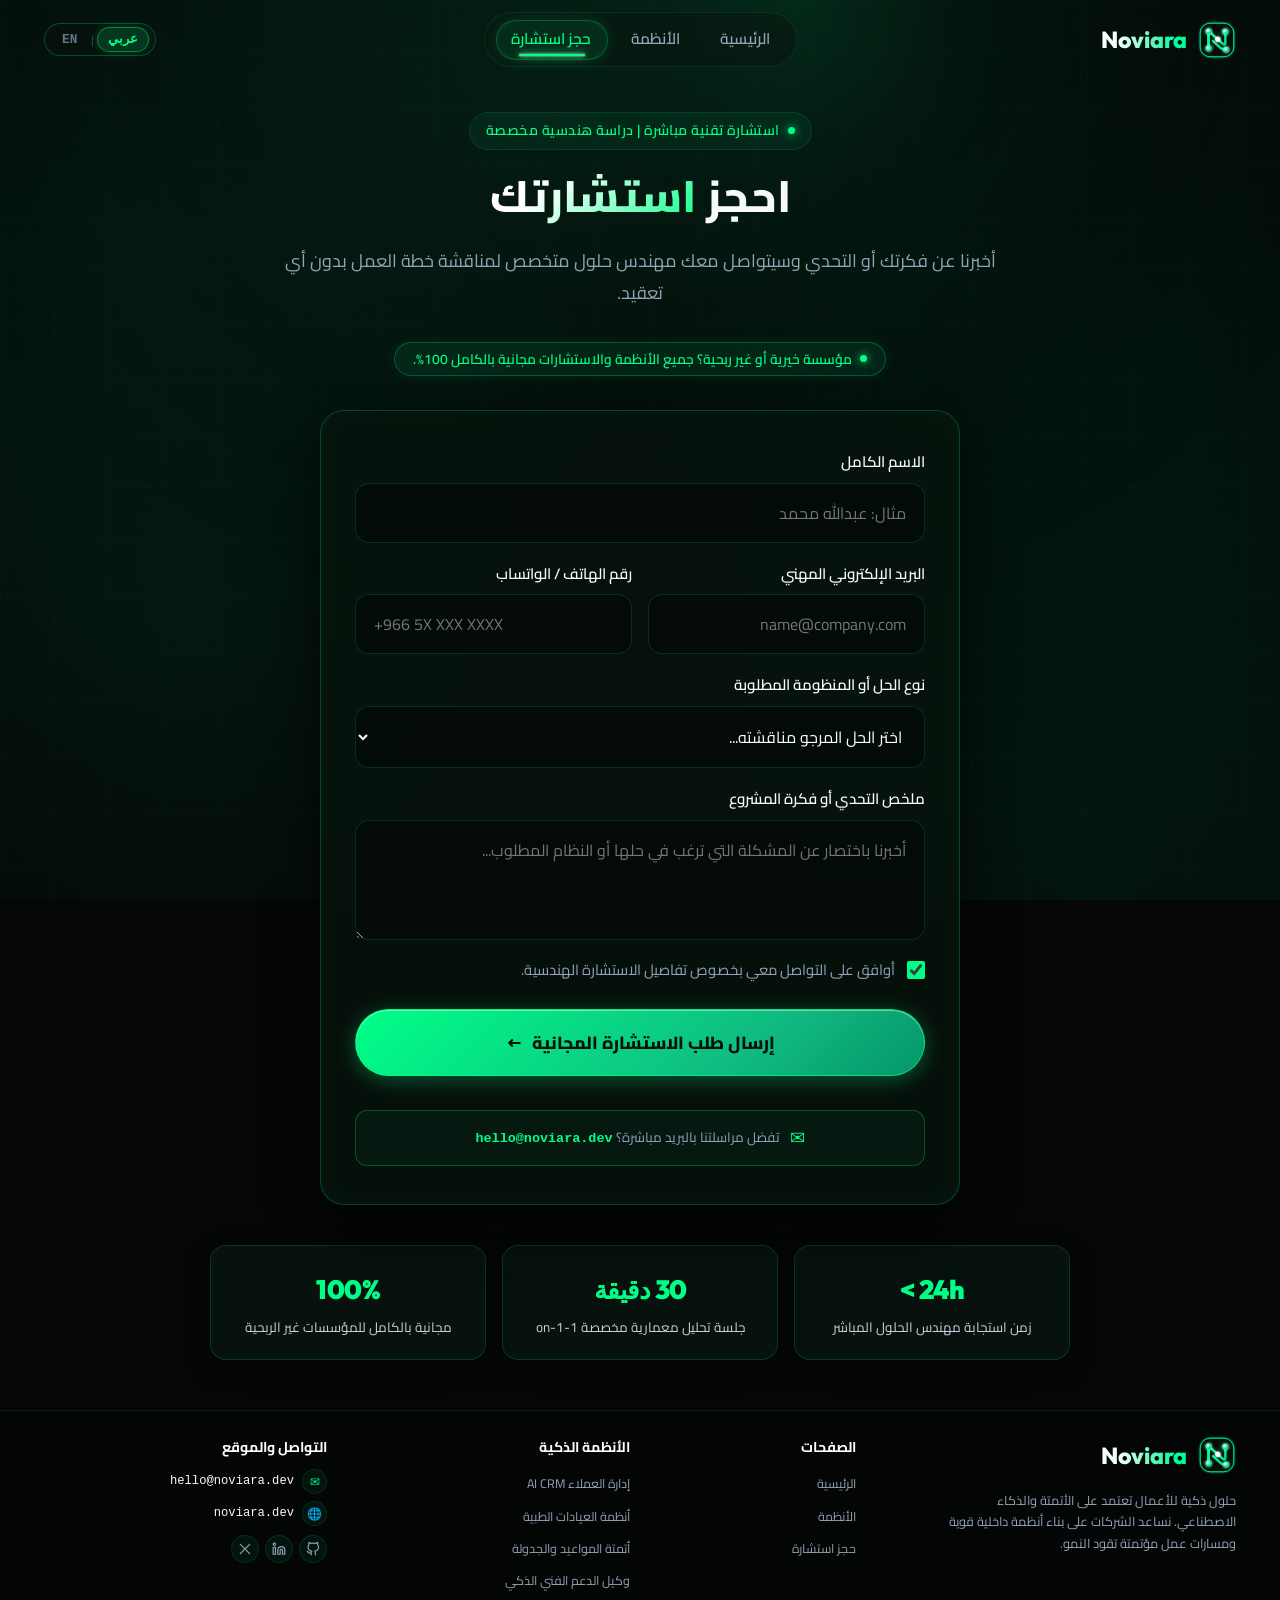
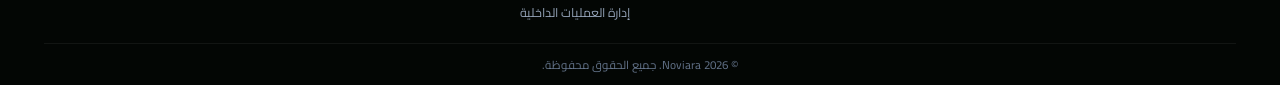
<file: consultation.html>
<!DOCTYPE html>
<html lang="ar" dir="rtl">
<head>
  <meta charset="UTF-8">
  <meta name="viewport" content="width=device-width, initial-scale=1.0">
  <title>احجز استشارتك | Noviara</title>
  <meta name="description" content="احجز استشارة تقنية مخصصة مع فريق Noviara لمناقشة أتمتة أعمالك وبناء أنظمة ذكية تعتمد على الذكاء الاصطناعي.">
  <link rel="canonical" href="https://noviara.dev/consultation.html">

  <!-- Instant language & direction initialization -->
  <script>
    (function () {
      try {
        var params = new URLSearchParams(window.location.search);
        var urlLang = params.get('lang');
        var cookieMatch = document.cookie.match(/(?:^|;\s*)noviara_language=([^;]+)/);
        var cookieLang = cookieMatch ? cookieMatch[1] : null;
        var storageLang = localStorage.getItem('noviara_language') || localStorage.getItem('language');
        var sessionLang = sessionStorage.getItem('noviara_language');
        var lang = (urlLang === 'en' || urlLang === 'ar') ? urlLang : (storageLang || sessionLang || cookieLang || 'ar');
        if (lang === 'en' || lang === 'ar') {
          try { localStorage.setItem('noviara_language', lang); } catch (e) {}
          try { sessionStorage.setItem('noviara_language', lang); } catch (e) {}
        }
        document.documentElement.lang = lang;
        document.documentElement.dir = (lang === 'en') ? 'ltr' : 'rtl';
      } catch (e) { }
    })();
  </script>

  <!-- Open Graph -->
  <meta property="og:type" content="website">
  <meta property="og:url" content="https://noviara.dev/consultation.html">
  <meta property="og:title" content="احجز استشارتك | Noviara">
  <meta property="og:description" content="أخبرنا عن مشروعك وسنتواصل معك لمناقشة أفضل حل مناسب لعملك وبناء خطة عمل واضحة.">
  <meta property="og:site_name" content="Noviara">
  <meta property="og:image" content="https://noviara.dev/assets/images/og-preview.svg">
  <meta property="og:image:width" content="1200">
  <meta property="og:image:height" content="630">

  <!-- Twitter Card -->
  <meta name="twitter:card" content="summary_large_image">
  <meta name="twitter:title" content="احجز استشارتك | Noviara">
  <meta name="twitter:description" content="أخبرنا عن مشروعك وسنتواصل معك لمناقشة أفضل حل مناسب لعملك.">
  <meta name="twitter:image" content="https://noviara.dev/assets/images/og-preview.svg">
  <meta name="theme-color" content="#040706">

  <!-- Favicon -->
  <link rel="icon" type="image/svg+xml" href="assets/images/favicon.svg?v=3">

  <!-- Google Fonts (Optimized Non-blocking) -->
  <link rel="preconnect" href="https://fonts.googleapis.com">
  <link rel="preconnect" href="https://fonts.gstatic.com" crossorigin>
  <link rel="stylesheet" href="https://fonts.googleapis.com/css2?family=Cairo:wght@300;400;500;600;700;800;900&family=IBM+Plex+Sans+Arabic:wght@300;400;500;600;700&family=Outfit:wght@600;700;800;900&display=swap">

  <!-- Stylesheet -->
  <link rel="stylesheet" href="css/style.css">
</head>
<body>
  <a href="#main-content" class="skip-link" data-i18n="skip_link">تخطي إلى المحتوى الرئيسي</a>

  <!-- Ambient Cursor Glow for Desktop -->
  <div class="cursor-ambient-glow" aria-hidden="true"></div>

  <!-- Background Grid Subtle Texture -->
  <div class="bg-grid-overlay" aria-hidden="true"></div>

  <!-- Header / Navigation -->
  <header class="site-header" id="site-header">
    <div class="container header-container">
      <!-- Logo on right (in RTL) -->
      <a href="index.html" class="brand-logo" aria-label="Noviara الصفحة الرئيسية" data-i18n-aria="brand_title">
        <div class="logo-icon" aria-hidden="true">
          <img src="assets/images/logo-icon.svg?v=3" alt="Noviara" width="38" height="38">
        </div>
        <span class="brand-name">Noviara</span>
      </a>

      <!-- Navigation in Center -->
      <nav class="main-nav" aria-label="التنقل الأساسي" data-i18n-aria="nav_aria">
        <ul class="nav-links">
          <div class="nav-indicator" aria-hidden="true"></div>
          <li><a href="index.html" class="nav-link" data-i18n="nav_home">الرئيسية</a></li>
          <li><a href="systems.html" class="nav-link" data-i18n="nav_systems">الأنظمة</a></li>
          <li><a href="consultation.html" class="nav-link active" data-i18n="nav_consultation">حجز استشارة</a></li>
        </ul>
      </nav>

      <!-- Header Actions (in RTL) -->
      <div class="header-actions">
        <!-- Language Switcher (AR ⇄ EN) -->
        <div class="lang-switcher" role="group" aria-label="تبديل اللغة / Switch Language">
          <button type="button" class="lang-btn lang-btn-ar active" data-lang="ar" aria-label="العربية">عربي</button>
          <span class="lang-divider" aria-hidden="true">|</span>
          <button type="button" class="lang-btn lang-btn-en" data-lang="en" aria-label="English">EN</button>
        </div>

        <!-- Mobile Toggle Button -->
        <button class="mobile-toggle" aria-label="فتح القائمة الرئيسية" aria-expanded="false" aria-controls="mobile-menu-drawer" data-i18n-aria="mobile_toggle_aria">
          <span></span>
          <span></span>
        </button>
      </div>
    </div>
  </header>

  <!-- Mobile Menu Drawer -->
  <div class="mobile-menu" id="mobile-menu-drawer" aria-hidden="true">
    <div class="mobile-menu-links">
      <a href="index.html" class="mobile-menu-link">
        <span data-i18n="nav_home">الرئيسية</span>
        <span>←</span>
      </a>
      <a href="systems.html" class="mobile-menu-link">
        <span data-i18n="nav_systems">الأنظمة</span>
        <span>←</span>
      </a>
      <a href="consultation.html" class="mobile-menu-link active">
        <span data-i18n="nav_consultation">حجز استشارة</span>
        <span>←</span>
      </a>
    </div>
    <div class="mobile-lang-switcher-wrap">
      <div class="lang-switcher" role="group" aria-label="تبديل اللغة / Switch Language">
        <button type="button" class="lang-btn lang-btn-ar active" data-lang="ar">عربي</button>
        <span class="lang-divider" aria-hidden="true">|</span>
        <button type="button" class="lang-btn lang-btn-en" data-lang="en">EN</button>
      </div>
    </div>
    <a href="consultation.html" class="btn btn-primary mobile-menu-cta">
      <span data-i18n="nav_cta_mobile">احجز استشارتك الآن</span>
      <span class="btn-icon">←</span>
    </a>
  </div>

  <!-- Main Content -->
  <main id="main-content">

    <section class="consultation-section">
      <div class="container">
        
        <!-- Section Header -->
        <div class="section-header reveal">
          <div class="section-tag">
            <span class="dot"></span>
            <span data-i18n="consult_tag">استشارة تقنية مباشرة</span>
          </div>
          <h1 class="section-title">
            <span data-i18n="consult_title_1">احجز</span> <span class="text-gradient" data-i18n="consult_title_2">استشارتك</span>
          </h1>
          <p class="section-subtitle" data-i18n="consult_subtitle">
            أخبرنا عن مشروعك وسنتواصل معك لمناقشة أفضل حل مناسب لعملك وبناء خطة عمل واضحة.
          </p>
          <div style="margin-top: 18px;">
            <div class="systems-impact-pill">
              <span class="impact-badge-dot"></span>
              <span data-i18n="systems_impact_note">مؤسسة خيرية أو غير ربحية؟ جميع الأنظمة والاستشارات مجانية بالكامل 100%.</span>
            </div>
          </div>
        </div>

        <!-- Minimalist Centered Consultation Card (Model 3) -->
        <div class="consultation-minimal-wrap">
          
          <div class="consultation-minimal-card reveal">

            <!-- Active Form -->
            <form id="consultation-form" novalidate>
              <div class="form-stack">
                
                <!-- Field 1: Full Name (Required) -->
                <div class="form-group" data-field="fullName">
                  <label for="fullName" class="form-label">
                    <span data-i18n="form_name_label">الاسم الكامل</span>
                  </label>
                  <input type="text" id="fullName" class="form-control" placeholder="مثال: عبدالله محمد" data-i18n-placeholder="form_name_placeholder" autocomplete="name" required>
                  <div class="form-error-msg" role="alert" data-i18n="form_name_error">يرجى إدخال اسمك الكامل بشكل صحيح (3 أحرف على الأقل).</div>
                </div>

                <!-- Fields 2 & 3: Email & Phone (2-Column Subgrid) -->
                <div class="form-row-2col">
                  
                  <!-- Email -->
                  <div class="form-group" data-field="email">
                    <label for="email" class="form-label">
                      <span data-i18n="form_email_label">البريد الإلكتروني المهني</span>
                    </label>
                    <input type="email" id="email" class="form-control" placeholder="name@company.com" data-i18n-placeholder="form_email_placeholder" autocomplete="email" required>
                    <div class="form-error-msg" role="alert" data-i18n="form_email_error">يرجى إدخال بريد إلكتروني صحيح (مثال: name@company.com).</div>
                  </div>

                  <!-- Phone / WhatsApp -->
                  <div class="form-group" data-field="phone">
                    <label for="phone" class="form-label">
                      <span data-i18n="form_phone_label">رقم الهاتف / الواتساب</span>
                    </label>
                    <input type="tel" id="phone" class="form-control" placeholder="+966 5X XXX XXXX" data-i18n-placeholder="form_phone_placeholder" autocomplete="tel" required>
                    <div class="form-error-msg" role="alert" data-i18n="form_phone_error">يرجى إدخال رقم هاتف صحيح مع مفتاح الدولة أو كود الاتصال.</div>
                  </div>

                </div>

                <!-- Field 4: Solution Type -->
                <div class="form-group" data-field="solutionType">
                  <label for="solutionType" class="form-label">
                    <span data-i18n="form_solution_type_label">نوع الحل أو المنظومة المطلوبة</span>
                  </label>
                  <select id="solutionType" class="form-control">
                    <option value="" data-i18n="opt_select_solution">اختر الحل المرجو مناقشته...</option>
                    <option value="ai-automation" data-i18n="opt_ai_automation">أتمتة العمليات والمهام بالذكاء الاصطناعي</option>
                    <option value="crm" data-i18n="opt_crm">نظام إدارة العملاء الذكي (AI CRM)</option>
                    <option value="clinic-system" data-i18n="opt_clinic_system">نظام إدارة العيادات والمراكز الطبية</option>
                    <option value="scheduling" data-i18n="opt_scheduling">نظام أتمتة المواعيد والجدولة الذكية</option>
                    <option value="support-agent" data-i18n="opt_support_agent">وكيل خدمة العملاء الذكي (AI Support)</option>
                    <option value="internal-system" data-i18n="opt_internal_system">نظام إدارة داخلي مخصص (Internal ERP)</option>
                    <option value="analytics" data-i18n="opt_analytics">نظام تحليلات وتقارير تنبؤية متقدمة</option>
                    <option value="custom" data-i18n="opt_custom_solution">استشارة عامة وتصميم نظام مخصص من الصفر</option>
                  </select>
                </div>

                <!-- Field 5: Project Details (Required) -->
                <div class="form-group" data-field="projectDetails">
                  <label for="projectDetails" class="form-label">
                    <span data-i18n="form_details_label">ملخص التحدي أو فكرة المشروع</span>
                  </label>
                  <textarea id="projectDetails" class="form-control" rows="3" placeholder="أخبرنا باختصار عن المشكلة التي ترغب في حلها أو النظام المطلوب..." data-i18n-placeholder="form_details_placeholder" required></textarea>
                  <div class="form-error-msg" role="alert" data-i18n="form_details_error">يرجى كتابة تفاصيل مشروعك (على الأقل 10 أحرف).</div>
                </div>

                <!-- Field 6: Consent Checkbox (Required) -->
                <div class="form-group" data-field="termsAgreement">
                  <label class="form-checkbox-label">
                    <input type="checkbox" id="termsAgreement" checked required>
                    <span data-i18n="form_terms_text">أوافق على التواصل معي بخصوص تفاصيل الاستشارة الهندسية.</span>
                  </label>
                  <div class="form-error-msg" role="alert" data-i18n="form_terms_error">يرجى الموافقة على شروط التواصل للمتابعة.</div>
                </div>

                <!-- Submit Button -->
                <div style="margin-top: 10px;">
                  <button type="submit" id="submit-consult-btn" class="btn btn-primary btn-lg btn-glow-pulse" style="width: 100%;">
                    <span data-i18n="form_submit_btn">إرسال طلب الاستشارة المجانية</span>
                    <span class="btn-icon">←</span>
                  </button>
                </div>

                <!-- Direct Email Strip -->
                <div class="trust-direct-email" style="margin-top: 16px;">
                  <span class="trust-email-icon">✉</span>
                  <div>
                    <span data-i18n="side_direct_contact_sub">تفضل مراسلتنا بالبريد مباشرة؟</span>
                    <a href="mailto:hello@noviara.dev">hello@noviara.dev</a>
                  </div>
                </div>

              </div>
            </form>

            <!-- Success State View (Revealed after valid submit) -->
            <div id="form-success-box" class="form-success-box" aria-live="polite">
              <div class="success-icon-wrap" aria-hidden="true">
                <svg width="44" height="44" viewBox="0 0 24 24" fill="none" stroke="currentColor" stroke-width="3" stroke-linecap="round" stroke-linejoin="round">
                  <polyline points="20 6 9 17 4 12"></polyline>
                </svg>
              </div>
              <h2 class="success-title" data-i18n="success_title">تم استلام طلبك بنجاح</h2>
              <p class="success-desc" data-i18n="success_desc">
                شكرًا لتواصلك مع Noviara. تم استلام تفاصيل مشروعك، وسيقوم أحد مهندسينا بدراستها والتواصل معك قريبًا لمناقشة أفضل خطة حلول تناسب عملك.
              </p>
              
              <div class="reference-ticket">
                <span data-i18n="success_ref_label">رقم التذكرة المرجعي:</span>
                <strong id="ticket-ref-code">NOV-2026-8491</strong>
              </div>

              <div class="success-actions" style="display: flex; gap: 14px; justify-content: center; flex-wrap: wrap;">
                <a id="whatsapp-confirm-btn" href="#" target="_blank" rel="noopener noreferrer" class="btn btn-primary btn-glow-pulse" style="background: linear-gradient(135deg, #25D366 0%, #128C7E 100%); border-color: #25D366; color: #ffffff;">
                  <span data-i18n="success_whatsapp_btn">متابعة فورية عبر واتساب</span>
                  <span class="btn-icon">💬</span>
                </a>
                <button type="button" id="reset-form-btn" class="btn btn-secondary">
                  <span data-i18n="success_reset_btn">إرسال طلب استشارة آخر</span>
                </button>
              </div>
            </div>

          </div>

        </div>

        <!-- Horizontal 3-Column Metrics Strip -->
        <div class="wide-metrics-bar reveal">
          <div class="metric-strip-card">
            <span class="metric-strip-num"><bdi data-i18n="metric_strip_1_num">&lt; 24h</bdi></span>
            <span class="metric-strip-label" data-i18n="metric_strip_1_lbl">زمن استجابة مهندس الحلول المباشر</span>
          </div>
          <div class="metric-strip-card">
            <span class="metric-strip-num" data-i18n="metric_strip_2_num">30 دقيقة</span>
            <span class="metric-strip-label" data-i18n="metric_strip_2_lbl">جلسة تحليل معمارية مخصصة 1-on-1</span>
          </div>
          <div class="metric-strip-card">
            <span class="metric-strip-num" data-i18n="metric_strip_3_num">100%</span>
            <span class="metric-strip-label" data-i18n="metric_strip_3_lbl">مجانية بالكامل للمؤسسات غير الربحية</span>
          </div>
        </div>

      </div>
    </section>

  </main>

  <!-- Footer -->
  <footer class="site-footer">
    <div class="container">
      <div class="footer-top">
        <!-- Brand Info -->
        <div class="footer-brand">
          <a href="index.html" class="brand-logo" aria-label="Noviara" data-i18n-aria="brand_title">
            <div class="logo-icon" aria-hidden="true">
              <img src="assets/images/logo-icon.svg?v=3" alt="Noviara" width="38" height="38">
            </div>
            <span class="brand-name">Noviara</span>
          </a>
          <p data-i18n="footer_desc">
            حلول ذكية للأعمال تعتمد على الأتمتة والذكاء الاصطناعي. نساعد الشركات على بناء أنظمة داخلية قوية ومسارات عمل مؤتمتة تقود النمو.
          </p>
        </div>

        <!-- Links Column 1 -->
        <div class="footer-col">
          <h4 class="footer-col-title" data-i18n="footer_col_pages">الصفحات</h4>
          <ul class="footer-links-list">
            <li><a href="index.html" data-i18n="nav_home">الرئيسية</a></li>
            <li><a href="systems.html" data-i18n="nav_systems">الأنظمة</a></li>
            <li><a href="consultation.html" data-i18n="nav_consultation">حجز استشارة</a></li>
          </ul>
        </div>

        <!-- Links Column 2 -->
        <div class="footer-col">
          <h4 class="footer-col-title" data-i18n="footer_col_systems">الأنظمة الذكية</h4>
          <ul class="footer-links-list">
            <li><a href="systems.html#system-crm" data-i18n="footer_crm">إدارة العملاء AI CRM</a></li>
            <li><a href="systems.html#system-clinic" data-i18n="footer_clinic">أنظمة العيادات الطبية</a></li>
            <li><a href="systems.html#system-scheduling" data-i18n="footer_scheduling">أتمتة المواعيد والجدولة</a></li>
            <li><a href="systems.html#system-support" data-i18n="footer_support">وكيل الدعم الفني الذكي</a></li>
            <li><a href="systems.html#system-erp" data-i18n="footer_erp">إدارة العمليات الداخلية</a></li>
          </ul>
        </div>

        <!-- Contact & Domain -->
        <div class="footer-col">
          <h4 class="footer-col-title" data-i18n="footer_col_contact">التواصل والموقع</h4>
          <div class="footer-contact-item">
            <span class="footer-contact-icon">✉</span>
            <a href="mailto:hello@noviara.dev">hello@noviara.dev</a>
          </div>
          <div class="footer-contact-item">
            <span class="footer-contact-icon">🌐</span>
            <a href="https://noviara.dev">noviara.dev</a>
          </div>
          <div class="social-pills-row">
            <a href="https://github.com/noviara" target="_blank" rel="noopener noreferrer" class="social-pill" aria-label="GitHub Noviara" title="GitHub">
              <svg width="18" height="18" viewBox="0 0 24 24" fill="none" stroke="currentColor" stroke-width="2" stroke-linecap="round" stroke-linejoin="round">
                <path d="M9 19c-5 1.5-5-2.5-7-3m14 6v-3.87a3.37 3.37 0 0 0-.94-2.61c3.14-.35 6.44-1.54 6.44-7A5.44 5.44 0 0 0 20 4.77 5.07 5.07 0 0 0 19.91 1S18.73.65 16 2.48a13.38 13.38 0 0 0-7 0C6.27.65 5.09 1 5.09 1A5.07 5.07 0 0 0 5 4.77a5.44 5.44 0 0 0-1.5 3.78c0 5.42 3.3 6.61 6.44 7A3.37 3.37 0 0 0 9 18.13V22"></path>
              </svg>
            </a>
            <a href="https://linkedin.com/company/noviara" target="_blank" rel="noopener noreferrer" class="social-pill" aria-label="LinkedIn Noviara" title="LinkedIn">
              <svg width="18" height="18" viewBox="0 0 24 24" fill="none" stroke="currentColor" stroke-width="2" stroke-linecap="round" stroke-linejoin="round">
                <path d="M16 8a6 6 0 0 1 6 6v7h-4v-7a2 2 0 0 0-2-2 2 2 0 0 0-2 2v7h-4v-7a6 6 0 0 1 6-6z"></path>
                <rect x="2" y="9" width="4" height="12"></rect>
                <circle cx="4" cy="4" r="2"></circle>
              </svg>
            </a>
            <a href="https://x.com/noviara_dev" target="_blank" rel="noopener noreferrer" class="social-pill" aria-label="X Noviara" title="X">
              <svg width="18" height="18" viewBox="0 0 24 24" fill="none" stroke="currentColor" stroke-width="2" stroke-linecap="round" stroke-linejoin="round">
                <path d="M4 4l16 16M4 20L20 4"></path>
              </svg>
            </a>
          </div>
        </div>
      </div>

      <div class="footer-bottom">
        <p data-i18n="footer_copy">© 2026 Noviara. جميع الحقوق محفوظة.</p>
      </div>
    </div>
  </footer>

  <!-- Scripts -->
  <script src="js/i18n.js"></script>
  <script src="js/form.js"></script>
  <script src="js/main.js"></script>
</body>
</html>
</file>
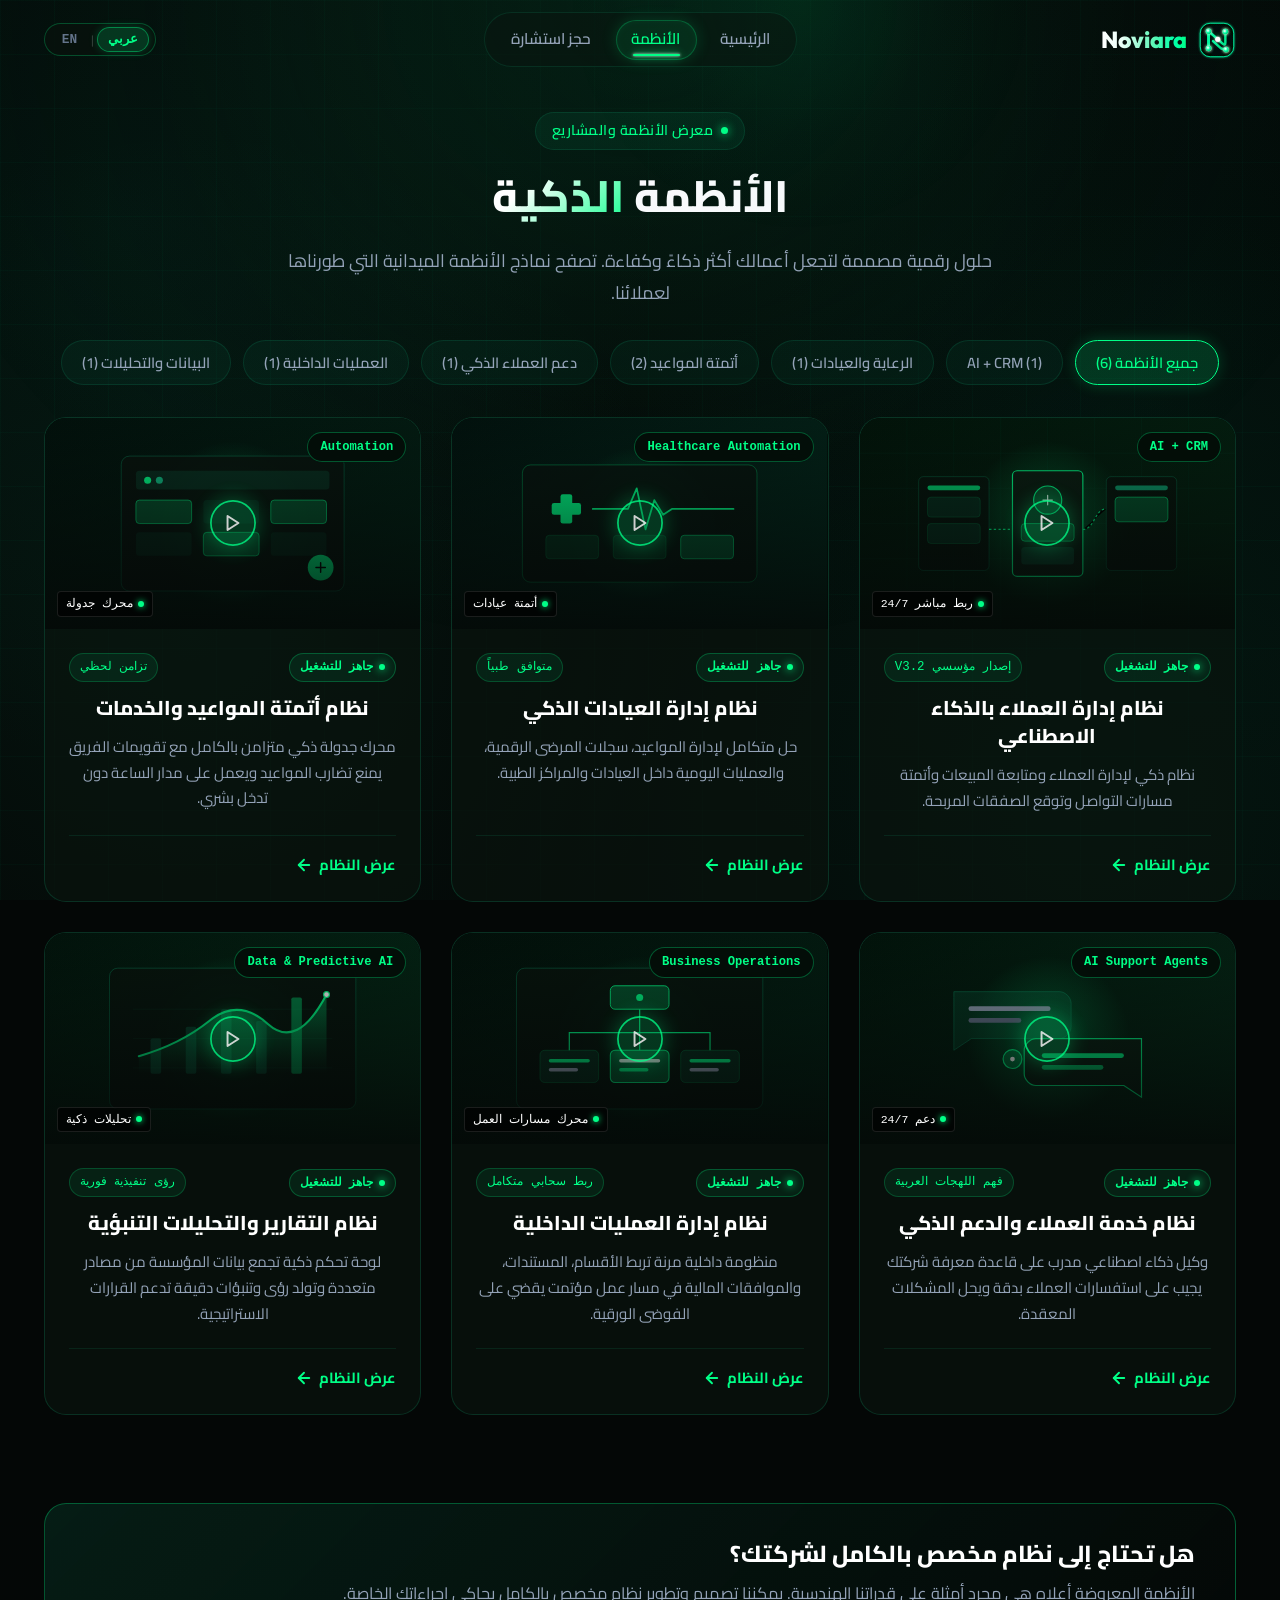
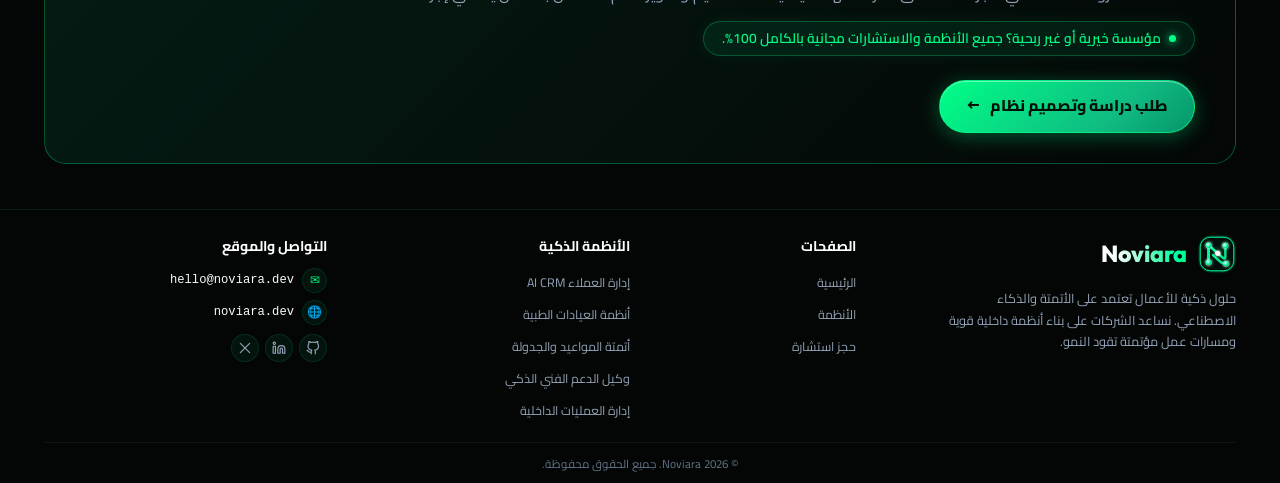
<file: systems.html>
<!DOCTYPE html>
<html lang="ar" dir="rtl">

<head>
  <meta charset="UTF-8">
  <meta name="viewport" content="width=device-width, initial-scale=1.0">
  <title>الأنظمة الذكية | Noviara</title>
  <meta name="description"
    content="استكشف أنظمة Noviara الذكية: حلول رقمية مؤتمتة لإدارة العملاء، العيادات، العمليات، وخدمة العملاء بالذكاء الاصطناعي.">
  <link rel="canonical" href="https://noviara.dev/systems.html">

  <!-- Instant language & direction initialization -->
  <script>
    (function () {
      try {
        var params = new URLSearchParams(window.location.search);
        var urlLang = params.get('lang');
        var cookieMatch = document.cookie.match(/(?:^|;\s*)noviara_language=([^;]+)/);
        var cookieLang = cookieMatch ? cookieMatch[1] : null;
        var storageLang = localStorage.getItem('noviara_language') || localStorage.getItem('language');
        var sessionLang = sessionStorage.getItem('noviara_language');
        var lang = (urlLang === 'en' || urlLang === 'ar') ? urlLang : (storageLang || sessionLang || cookieLang || 'ar');
        if (lang === 'en' || lang === 'ar') {
          try { localStorage.setItem('noviara_language', lang); } catch (e) {}
          try { sessionStorage.setItem('noviara_language', lang); } catch (e) {}
        }
        document.documentElement.lang = lang;
        document.documentElement.dir = (lang === 'en') ? 'ltr' : 'rtl';
      } catch (e) { }
    })();
  </script>

  <!-- Open Graph -->
  <meta property="og:type" content="website">
  <meta property="og:url" content="https://noviara.dev/systems.html">
  <meta property="og:title" content="الأنظمة الذكية | Noviara">
  <meta property="og:description" content="حلول رقمية مصممة لتجعل أعمالك أكثر ذكاءً وكفاءة. تصفح نماذج الأنظمة الميدانية التي طورناها لعملائنا.">
  <meta property="og:site_name" content="Noviara">
  <meta property="og:image" content="https://noviara.dev/assets/images/og-preview.svg">
  <meta property="og:image:width" content="1200">
  <meta property="og:image:height" content="630">

  <!-- Twitter Card -->
  <meta name="twitter:card" content="summary_large_image">
  <meta name="twitter:title" content="الأنظمة الذكية | Noviara">
  <meta name="twitter:description" content="حلول رقمية مصممة لتجعل أعمالك أكثر ذكاءً وكفاءة.">
  <meta name="twitter:image" content="https://noviara.dev/assets/images/og-preview.svg">
  <meta name="theme-color" content="#040706">

  <!-- Favicon -->
  <link rel="icon" type="image/svg+xml" href="assets/images/favicon.svg?v=3">

  <!-- Google Fonts (Optimized Non-blocking) -->
  <link rel="preconnect" href="https://fonts.googleapis.com">
  <link rel="preconnect" href="https://fonts.gstatic.com" crossorigin>
  <link rel="stylesheet" href="https://fonts.googleapis.com/css2?family=Cairo:wght@300;400;500;600;700;800;900&family=IBM+Plex+Sans+Arabic:wght@300;400;500;600;700&family=Outfit:wght@600;700;800;900&display=swap">

  <!-- Stylesheet -->
  <link rel="stylesheet" href="css/style.css">
</head>

<body>
  <a href="#main-content" class="skip-link" data-i18n="skip_link">تخطي إلى المحتوى الرئيسي</a>

  <!-- Ambient Cursor Glow for Desktop -->
  <div class="cursor-ambient-glow" aria-hidden="true"></div>

  <!-- Background Grid Subtle Texture -->
  <div class="bg-grid-overlay" aria-hidden="true"></div>

  <!-- Header / Navigation -->
  <header class="site-header" id="site-header">
    <div class="container header-container">
      <!-- Logo on right (in RTL) -->
      <a href="index.html" class="brand-logo" aria-label="Noviara الصفحة الرئيسية" data-i18n-aria="brand_title">
        <div class="logo-icon" aria-hidden="true">
          <img src="assets/images/logo-icon.svg?v=3" alt="Noviara" width="38" height="38">
        </div>
        <span class="brand-name">Noviara</span>
      </a>

      <!-- Navigation in Center -->
      <nav class="main-nav" aria-label="التنقل الأساسي" data-i18n-aria="nav_aria">
        <ul class="nav-links">
          <div class="nav-indicator" aria-hidden="true"></div>
          <li><a href="index.html" class="nav-link" data-i18n="nav_home">الرئيسية</a></li>
          <li><a href="systems.html" class="nav-link active" data-i18n="nav_systems">الأنظمة</a></li>
          <li><a href="consultation.html" class="nav-link" data-i18n="nav_consultation">حجز استشارة</a></li>
        </ul>
      </nav>

      <!-- Header Actions (in RTL) -->
      <div class="header-actions">
        <!-- Language Switcher (AR ⇄ EN) -->
        <div class="lang-switcher" role="group" aria-label="تبديل اللغة / Switch Language">
          <button type="button" class="lang-btn lang-btn-ar active" data-lang="ar" aria-label="العربية">عربي</button>
          <span class="lang-divider" aria-hidden="true">|</span>
          <button type="button" class="lang-btn lang-btn-en" data-lang="en" aria-label="English">EN</button>
        </div>

        <!-- Mobile Toggle Button -->
        <button class="mobile-toggle" aria-label="فتح القائمة الرئيسية" aria-expanded="false"
          aria-controls="mobile-menu-drawer" data-i18n-aria="mobile_toggle_aria">
          <span></span>
          <span></span>
        </button>
      </div>
    </div>
  </header>

  <!-- Mobile Menu Drawer -->
  <div class="mobile-menu" id="mobile-menu-drawer" aria-hidden="true">
    <div class="mobile-menu-links">
      <a href="index.html" class="mobile-menu-link">
        <span data-i18n="nav_home">الرئيسية</span>
        <span>←</span>
      </a>
      <a href="systems.html" class="mobile-menu-link active">
        <span data-i18n="nav_systems">الأنظمة</span>
        <span>←</span>
      </a>
      <a href="consultation.html" class="mobile-menu-link">
        <span data-i18n="nav_consultation">حجز استشارة</span>
        <span>←</span>
      </a>
    </div>
    <div class="mobile-lang-switcher-wrap">
      <div class="lang-switcher" role="group" aria-label="تبديل اللغة / Switch Language">
        <button type="button" class="lang-btn lang-btn-ar active" data-lang="ar">عربي</button>
        <span class="lang-divider" aria-hidden="true">|</span>
        <button type="button" class="lang-btn lang-btn-en" data-lang="en">EN</button>
      </div>
    </div>
    <a href="consultation.html" class="btn btn-primary mobile-menu-cta">
      <span data-i18n="nav_cta_mobile">احجز استشارتك الآن</span>
      <span class="btn-icon">←</span>
    </a>
  </div>

  <!-- Main Content -->
  <main id="main-content">

    <!-- Systems Hero Title Section -->
    <section class="systems-hero-section">
      <div class="container">
        <div class="section-header reveal" style="margin-bottom: 30px;">
          <div class="section-tag">
            <span class="dot"></span>
            <span data-i18n="systems_tag">معرض الأنظمة والمشاريع</span>
          </div>
          <h1 class="section-title">
            <span data-i18n="systems_title_1">الأنظمة</span> <span class="text-gradient"
              data-i18n="systems_title_2">الذكية</span>
          </h1>
          <p class="section-subtitle" data-i18n="systems_subtitle">
            حلول رقمية مصممة لتجعل أعمالك أكثر ذكاءً وكفاءة. تصفح نماذج الأنظمة الميدانية التي طورناها لعملائنا.
          </p>
        </div>

        <!-- Filter Pills Bar -->
        <div class="systems-filters-bar reveal reveal-delay-1" role="toolbar" aria-label="تصفية الأنظمة حسب التصنيف">
          <button class="filter-btn active" data-filter="all" data-i18n="filter_all">جميع الأنظمة (6)</button>
          <button class="filter-btn" data-filter="crm" data-i18n="filter_crm">AI + CRM</button>
          <button class="filter-btn" data-filter="healthcare" data-i18n="filter_healthcare">الرعاية والعيادات</button>
          <button class="filter-btn" data-filter="automation" data-i18n="filter_automation">أتمتة المواعيد</button>
          <button class="filter-btn" data-filter="support" data-i18n="filter_support">دعم العملاء الذكي</button>
          <button class="filter-btn" data-filter="business" data-i18n="filter_business">العمليات الداخلية</button>
          <button class="filter-btn" data-filter="data" data-i18n="filter_data">البيانات والتحليلات</button>
        </div>

        <!-- Systems 16:9 Video-Style Content Grid -->
        <div class="systems-grid" id="systems-grid" aria-live="polite">
          <!-- Populated dynamically via js/systems.js for full interactivity and deep-linking -->
        </div>

      </div>
    </section>

    <!-- Consultation Strip on Systems Page -->
    <section class="section" style="padding-top: 10px; padding-bottom: 45px;">
      <div class="container">
        <div class="tailored-callout-banner reveal">
          <div class="tailored-callout-text">
            <h3 data-i18n="systems_banner_title">هل تحتاج إلى نظام مخصص بالكامل لشركتك؟</h3>
            <p data-i18n="systems_banner_desc">الأنظمة المعروضة أعلاه هي مجرد أمثلة على قدراتنا الهندسية. يمكننا تصميم
              وتطوير نظام مخصص بالكامل يحاكي إجراءاتك الخاصة.</p>
            <div class="systems-impact-pill">
              <span class="impact-badge-dot"></span>
              <span data-i18n="systems_impact_note">مؤسسة خيرية أو غير ربحية؟ جميع الأنظمة والاستشارات مجانية بالكامل 100%.</span>
            </div>
          </div>
          <a href="consultation.html" class="btn btn-primary btn-glow-pulse">
            <span data-i18n="systems_banner_btn">طلب دراسة وتصميم نظام</span>
            <span class="btn-icon">←</span>
          </a>
        </div>
      </div>
    </section>

  </main>

  <!-- Interactive System Details Modal -->
  <div class="system-modal-backdrop" id="system-details-modal" role="dialog" aria-modal="true" aria-hidden="true">
    <div class="system-modal-container">
      <button class="system-modal-close" aria-label="إغلاق تفاصيل النظام" data-i18n-aria="modal_close_aria">✕</button>

      <!-- Hero Visual inside modal -->
      <div class="modal-hero-visual">
        <!-- Injected via JS -->
      </div>

      <div class="modal-content-body">
        <!-- 1. The Problem -->
        <div class="modal-section-block">
          <h4 class="modal-block-title">
            <svg width="20" height="20" viewBox="0 0 24 24" fill="none" stroke="currentColor" stroke-width="2"
              stroke-linecap="round" stroke-linejoin="round">
              <circle cx="12" cy="12" r="10"></circle>
              <line x1="12" y1="8" x2="12" y2="12"></line>
              <line x1="12" y1="16" x2="12.01" y2="16"></line>
            </svg>
            <span data-i18n="modal_problem_title">التحدي والمشكلة (Problem)</span>
          </h4>
          <p class="modal-block-text modal-problem-text">...</p>
        </div>

        <!-- 2. The Solution with System Title in Normal Document Flow -->
        <div class="modal-section-block">
          <h4 class="modal-block-title">
            <svg width="20" height="20" viewBox="0 0 24 24" fill="none" stroke="currentColor" stroke-width="2"
              stroke-linecap="round" stroke-linejoin="round">
              <path d="M22 11.08V12a10 10 0 1 1-5.93-9.14"></path>
              <polyline points="22 4 12 14.01 9 11.01"></polyline>
            </svg>
            <span data-i18n="modal_solution_title">الحل الذكي من Noviara (Solution)</span>
          </h4>
          <div class="modal-system-heading-box">
            <span class="modal-category-tag">AI + CRM</span>
            <h2 class="modal-system-title">نظام إدارة العملاء بالذكاء الاصطناعي</h2>
          </div>
          <p class="modal-block-text modal-solution-text">...</p>
        </div>

        <!-- 3. Key Features -->
        <div class="modal-section-block">
          <h4 class="modal-block-title">
            <svg width="20" height="20" viewBox="0 0 24 24" fill="none" stroke="currentColor" stroke-width="2"
              stroke-linecap="round" stroke-linejoin="round">
              <polygon
                points="12 2 15.09 8.26 22 9.27 17 14.14 18.18 21.02 12 17.77 5.82 21.02 7 14.14 2 9.27 8.91 8.26 12 2">
              </polygon>
            </svg>
            <span data-i18n="modal_features_title">أهم الخصائص والمميزات (Key Features)</span>
          </h4>
          <div class="modal-features-list">
            <!-- Dynamically populated -->
          </div>
        </div>

        <!-- 4. Technologies -->
        <div class="modal-section-block">
          <h4 class="modal-block-title">
            <svg width="20" height="20" viewBox="0 0 24 24" fill="none" stroke="currentColor" stroke-width="2"
              stroke-linecap="round" stroke-linejoin="round">
              <polyline points="16 18 22 12 16 6"></polyline>
              <polyline points="8 6 2 12 8 18"></polyline>
            </svg>
            <span data-i18n="modal_tech_title">التقنيات المستخدمة (Technologies)</span>
          </h4>
          <div class="tech-badges-grid">
            <!-- Dynamically populated -->
          </div>
        </div>

        <!-- 5. ROI & Benefits -->
        <div class="modal-section-block">
          <div class="modal-roi-box">
            <h4 class="modal-block-title" style="color: #ffffff; margin-bottom: 8px;">
              <span data-i18n="modal_roi_title">⚡ الأثر التشغيلي والعائد (Business ROI)</span>
            </h4>
            <p class="modal-block-text modal-roi-text">...</p>
          </div>
        </div>

        <!-- 6. CTA in Modal -->
        <div class="modal-cta-footer">
          <div class="modal-cta-text">
            <h4 data-i18n="modal_cta_heading">هل تريد نظامًا مشابهًا لشركتك؟</h4>
            <p data-i18n="modal_cta_sub">يمكننا تخصيص هذا النظام وربطه مباشرة مع برمجياتك الحالية خلال أسابيع معدودة.
            </p>
          </div>
          <a href="consultation.html" class="btn btn-primary modal-consult-btn">
            <span data-i18n="modal_cta_btn">احجز استشارة لهذا النظام</span>
            <span class="btn-icon">←</span>
          </a>
        </div>
      </div>
    </div>
  </div>

  <!-- Footer -->
  <footer class="site-footer">
    <div class="container">
      <div class="footer-top">
        <!-- Brand Info -->
        <div class="footer-brand">
          <a href="index.html" class="brand-logo" aria-label="Noviara" data-i18n-aria="brand_title">
            <div class="logo-icon" aria-hidden="true">
              <img src="assets/images/logo-icon.svg?v=3" alt="Noviara" width="38" height="38">
            </div>
            <span class="brand-name">Noviara</span>
          </a>
          <p data-i18n="footer_desc">
            حلول ذكية للأعمال تعتمد على الأتمتة والذكاء الاصطناعي. نساعد الشركات على بناء أنظمة داخلية قوية ومسارات عمل
            مؤتمتة تقود النمو.
          </p>
        </div>

        <!-- Links Column 1 -->
        <div class="footer-col">
          <h4 class="footer-col-title" data-i18n="footer_col_pages">الصفحات</h4>
          <ul class="footer-links-list">
            <li><a href="index.html" data-i18n="nav_home">الرئيسية</a></li>
            <li><a href="systems.html" data-i18n="nav_systems">الأنظمة</a></li>
            <li><a href="consultation.html" data-i18n="nav_consultation">حجز استشارة</a></li>
          </ul>
        </div>

        <!-- Links Column 2 -->
        <div class="footer-col">
          <h4 class="footer-col-title" data-i18n="footer_col_systems">الأنظمة الذكية</h4>
          <ul class="footer-links-list">
            <li><a href="systems.html#system-crm" data-i18n="footer_crm">إدارة العملاء AI CRM</a></li>
            <li><a href="systems.html#system-clinic" data-i18n="footer_clinic">أنظمة العيادات الطبية</a></li>
            <li><a href="systems.html#system-scheduling" data-i18n="footer_scheduling">أتمتة المواعيد والجدولة</a></li>
            <li><a href="systems.html#system-support" data-i18n="footer_support">وكيل الدعم الفني الذكي</a></li>
            <li><a href="systems.html#system-erp" data-i18n="footer_erp">إدارة العمليات الداخلية</a></li>
          </ul>
        </div>

        <!-- Contact & Domain -->
        <div class="footer-col">
          <h4 class="footer-col-title" data-i18n="footer_col_contact">التواصل والموقع</h4>
          <div class="footer-contact-item">
            <span class="footer-contact-icon">✉</span>
            <a href="mailto:hello@noviara.dev">hello@noviara.dev</a>
          </div>
          <div class="footer-contact-item">
            <span class="footer-contact-icon">🌐</span>
            <a href="https://noviara.dev">noviara.dev</a>
          </div>
          <div class="social-pills-row">
            <a href="https://github.com/noviara" target="_blank" rel="noopener noreferrer" class="social-pill" aria-label="GitHub Noviara" title="GitHub">
              <svg width="18" height="18" viewBox="0 0 24 24" fill="none" stroke="currentColor" stroke-width="2"
                stroke-linecap="round" stroke-linejoin="round">
                <path
                  d="M9 19c-5 1.5-5-2.5-7-3m14 6v-3.87a3.37 3.37 0 0 0-.94-2.61c3.14-.35 6.44-1.54 6.44-7A5.44 5.44 0 0 0 20 4.77 5.07 5.07 0 0 0 19.91 1S18.73.65 16 2.48a13.38 13.38 0 0 0-7 0C6.27.65 5.09 1 5.09 1A5.07 5.07 0 0 0 5 4.77a5.44 5.44 0 0 0-1.5 3.78c0 5.42 3.3 6.61 6.44 7A3.37 3.37 0 0 0 9 18.13V22">
                </path>
              </svg>
            </a>
            <a href="https://linkedin.com/company/noviara" target="_blank" rel="noopener noreferrer" class="social-pill" aria-label="LinkedIn Noviara" title="LinkedIn">
              <svg width="18" height="18" viewBox="0 0 24 24" fill="none" stroke="currentColor" stroke-width="2"
                stroke-linecap="round" stroke-linejoin="round">
                <path d="M16 8a6 6 0 0 1 6 6v7h-4v-7a2 2 0 0 0-2-2 2 2 0 0 0-2 2v7h-4v-7a6 6 0 0 1 6-6z"></path>
                <rect x="2" y="9" width="4" height="12"></rect>
                <circle cx="4" cy="4" r="2"></circle>
              </svg>
            </a>
            <a href="https://x.com/noviara_dev" target="_blank" rel="noopener noreferrer" class="social-pill" aria-label="X Noviara" title="X">
              <svg width="18" height="18" viewBox="0 0 24 24" fill="none" stroke="currentColor" stroke-width="2"
                stroke-linecap="round" stroke-linejoin="round">
                <path d="M4 4l16 16M4 20L20 4"></path>
              </svg>
            </a>
          </div>
        </div>
      </div>

      <div class="footer-bottom">
        <p data-i18n="footer_copy">© 2026 Noviara. جميع الحقوق محفوظة.</p>
      </div>
    </div>
  </footer>

  <!-- Scripts -->
  <script src="js/i18n.js"></script>
  <script src="js/systems.js"></script>
  <script src="js/main.js"></script>
</body>

</html>
</file>
<file: css/style.css>
/* ==========================================================================
   NOVIARA - Core Stylesheet
   Futuristic, Premium AI Automation & Business Systems
   Domain: noviara.dev | Arabic RTL First
   ========================================================================== */
/* --- Root Design System & Variables --- */
:root {
  /* Colors */
  --bg-primary: #040706;
  --bg-surface: #070e0a;
  --bg-surface-elevated: #0c1811;
  --bg-card: rgba(10, 21, 15, 0.65);
  --bg-card-hover: rgba(14, 28, 20, 0.85);
  --bg-glass: rgba(7, 14, 10, 0.75);
  
  /* Green Palette */
  --green-primary: #10b981;
  --green-neon: #00ff87;
  --green-accent: #05f283;
  --green-light: #6ee7b7;
  --green-dark: #043d2c;
  --green-deep: #022419;
  
  /* Glows */
  --green-glow: rgba(0, 255, 135, 0.25);
  --green-glow-subtle: rgba(16, 185, 129, 0.12);
  --green-glow-strong: rgba(0, 255, 135, 0.45);
  --glow-radial: radial-gradient(circle, rgba(0, 255, 135, 0.15) 0%, rgba(4, 7, 6, 0) 70%);
  
  /* Borders */
  --border-subtle: rgba(16, 185, 129, 0.15);
  --border-card: rgba(16, 185, 129, 0.2);
  --border-hover: rgba(0, 255, 135, 0.5);
  --border-focus: rgba(0, 255, 135, 0.6);
  
  /* Typography */
  --text-primary: #f8fafc;
  --text-secondary: #94a3b8;
  --text-muted: #64748b;
  --text-light: #ffffff;
  --text-green: #00ff87;
  
  /* Fonts */
  --font-main: 'Cairo', 'IBM Plex Sans Arabic', -apple-system, BlinkMacSystemFont, 'Segoe UI', Roboto, sans-serif;
  --font-display: 'Cairo', sans-serif;
  --font-mono: 'SFMono-Regular', Consolas, 'Liberation Mono', Menlo, Courier, monospace;
  
  /* Layout & Metrics */
  --container-max: 1240px;
  --header-height: 80px;
  --radius-sm: 8px;
  --radius-md: 14px;
  --radius-lg: 22px;
  --radius-xl: 32px;
  --radius-full: 9999px;
  
  /* Transitions */
  --transition-fast: 0.2s cubic-bezier(0.16, 1, 0.3, 1);
  --transition-base: 0.35s cubic-bezier(0.16, 1, 0.3, 1);
  --transition-smooth: 0.5s cubic-bezier(0.16, 1, 0.3, 1);
  --transition-spring: 0.6s cubic-bezier(0.34, 1.56, 0.64, 1);
  
  /* Shadows */
  --shadow-sm: 0 4px 12px rgba(0, 0, 0, 0.4);
  --shadow-card: 0 16px 36px -10px rgba(0, 0, 0, 0.7), inset 0 1px 0 rgba(255, 255, 255, 0.05);
  --shadow-card-hover: 0 24px 48px -12px rgba(0, 255, 135, 0.15), 0 0 25px rgba(0, 255, 135, 0.1), inset 0 1px 0 rgba(0, 255, 135, 0.2);
  --shadow-glow: 0 0 30px rgba(0, 255, 135, 0.25);
  --shadow-glow-lg: 0 0 60px rgba(0, 255, 135, 0.3);
}

/* --- Base & Reset --- */
*, *::before, *::after {
  box-sizing: border-box;
  margin: 0;
  padding: 0;
}

html {
  font-size: 16px;
  scroll-behavior: smooth;
  -webkit-font-smoothing: antialiased;
  -moz-osx-font-smoothing: grayscale;
  text-rendering: optimizeLegibility;
  background-color: var(--bg-primary);
  color: var(--text-primary);
  direction: rtl;
  overflow-x: hidden;
  max-width: 100%;
}

/* --- Cross-Document View Transitions --- */
@view-transition {
  navigation: auto;
}

::view-transition-old(root) {
  animation: 160ms cubic-bezier(0.4, 0, 1, 1) both vt-page-fade-out;
}

::view-transition-new(root) {
  animation: 240ms cubic-bezier(0, 0, 0.2, 1) both vt-page-fade-in;
}

@keyframes vt-page-fade-out {
  from { opacity: 1; transform: scale(1); }
  to { opacity: 0; transform: scale(0.997); }
}

@keyframes vt-page-fade-in {
  from { opacity: 0; transform: scale(1.003); }
  to { opacity: 1; transform: scale(1); }
}

body {
  font-family: var(--font-main);
  background-color: var(--bg-primary);
  background-image: 
    radial-gradient(circle at 50% 0%, rgba(0, 255, 135, 0.08) 0%, transparent 45%),
    radial-gradient(circle at 10% 25%, rgba(4, 61, 44, 0.25) 0%, transparent 40%),
    radial-gradient(circle at 90% 45%, rgba(2, 36, 25, 0.35) 0%, transparent 45%),
    radial-gradient(circle at 15% 70%, rgba(16, 185, 129, 0.08) 0%, transparent 40%),
    radial-gradient(circle at 85% 90%, rgba(4, 61, 44, 0.25) 0%, transparent 45%);
  background-attachment: fixed;
  background-repeat: no-repeat;
  background-size: 100% 100%;
  color: var(--text-primary);
  line-height: 1.7;
  overflow-x: hidden;
  max-width: 100%;
  position: relative;
  min-height: 100vh;
  direction: rtl;
  text-align: right;
}

::selection {
  background-color: rgba(0, 255, 135, 0.25);
  color: #ffffff;
}

img, svg, canvas {
  display: block;
  max-width: 100%;
}

a {
  color: inherit;
  text-decoration: none;
  transition: color var(--transition-fast);
}

button, input, textarea, select {
  font-family: inherit;
  font-size: inherit;
  color: inherit;
  border: none;
  outline: none;
  background: none;
}

button {
  cursor: pointer;
}

ul, ol {
  list-style: none;
}

/* --- Accessibility & Focus --- */
:focus-visible {
  outline: 2px solid var(--green-neon);
  outline-offset: 3px;
}

.skip-link {
  position: absolute;
  top: -60px;
  right: 20px;
  background: var(--green-neon);
  color: #040806;
  font-weight: 700;
  padding: 10px 20px;
  border-radius: var(--radius-sm);
  z-index: 10000;
  transition: top 0.2s ease;
}

.skip-link:focus {
  top: 20px;
}

/* --- Container & Utilities --- */
.container {
  width: 100%;
  max-width: var(--container-max);
  margin-left: auto;
  margin-right: auto;
  padding-left: 24px;
  padding-right: 24px;
}

@media (max-width: 600px) {
  .container {
    padding-left: 16px;
    padding-right: 16px;
  }
}

.section {
  padding: 48px 0;
  position: relative;
}

@media (max-width: 768px) {
  .section {
    padding: 28px 0;
  }
}

.section-header {
  text-align: center;
  max-width: 760px;
  margin: 0 auto 34px;
}

@media (max-width: 768px) {
  .section-header {
    margin: 0 auto 24px;
  }
}

.section-tag {
  display: inline-flex;
  align-items: center;
  gap: 8px;
  padding: 6px 16px;
  background: rgba(16, 185, 129, 0.08);
  border: 1px solid var(--border-subtle);
  border-radius: var(--radius-full);
  color: var(--green-neon);
  font-size: 0.88rem;
  font-weight: 600;
  letter-spacing: 0.5px;
  margin-bottom: 18px;
}

.section-tag .dot {
  width: 7px;
  height: 7px;
  border-radius: 50%;
  background: var(--green-neon);
  box-shadow: 0 0 10px var(--green-neon);
  animation: pulse-dot 2s infinite ease-in-out;
}

.section-title {
  font-size: clamp(2rem, 3.5vw, 2.75rem);
  font-weight: 800;
  line-height: 1.3;
  margin-bottom: 20px;
  color: var(--text-primary);
}

.section-title .text-gradient {
  background: linear-gradient(135deg, #ffffff 30%, var(--green-neon) 100%);
  -webkit-background-clip: text;
  -webkit-text-fill-color: transparent;
}

.section-subtitle {
  font-size: 1.12rem;
  color: var(--text-secondary);
  line-height: 1.8;
}

/* --- Background Noise & Grid Overlay --- */
.bg-grid-overlay {
  position: fixed;
  top: 0;
  left: 0;
  right: 0;
  bottom: 0;
  background-image: 
    linear-gradient(to right, rgba(16, 185, 129, 0.045) 1px, transparent 1px),
    linear-gradient(to bottom, rgba(16, 185, 129, 0.045) 1px, transparent 1px);
  background-size: 54px 54px;
  pointer-events: none;
  z-index: 0;
  opacity: 0.9;
}

.bg-radial-glow {
  position: absolute;
  width: min(500px, 80vw);
  height: min(500px, 80vw);
  border-radius: 50%;
  background: radial-gradient(circle, rgba(0, 255, 135, 0.12) 0%, rgba(4, 7, 6, 0) 70%);
  pointer-events: none;
  z-index: 0;
  filter: blur(40px);
}

/* --- Interactive Ambient Cursor Glow --- */
.cursor-ambient-glow {
  position: fixed;
  width: 480px;
  height: 480px;
  border-radius: 50%;
  background: radial-gradient(circle, rgba(0, 255, 135, 0.07) 0%, rgba(16, 185, 129, 0.02) 40%, rgba(4, 7, 6, 0) 70%);
  pointer-events: none;
  z-index: 1;
  transform: translate(-50%, -50%);
  transition: opacity 0.4s ease;
  will-change: transform;
}

@media (max-width: 1024px) {
  .cursor-ambient-glow {
    display: none;
  }
}

/* --- Header / Navigation --- */
.site-header {
  position: fixed;
  top: 0;
  right: 0;
  left: 0;
  height: var(--header-height);
  z-index: 1000;
  transition: background-color var(--transition-base), border-color var(--transition-base), backdrop-filter var(--transition-base);
  border-bottom: 1px solid transparent;
  view-transition-name: main-site-header;
}

.site-header.scrolled {
  background-color: rgba(4, 7, 6, 0.85);
  backdrop-filter: blur(18px);
  -webkit-backdrop-filter: blur(18px);
  border-bottom: 1px solid rgba(16, 185, 129, 0.18);
  box-shadow: 0 10px 30px rgba(0, 0, 0, 0.5);
}

.header-container {
  display: flex;
  align-items: center;
  justify-content: space-between;
  height: 100%;
}

/* Brand Logo */
.brand-logo {
  display: inline-flex;
  align-items: center;
  gap: 11px;
  font-size: 1.45rem;
  font-weight: 800;
  letter-spacing: -0.5px;
  color: #ffffff;
  user-select: none;
  flex-shrink: 0;
  text-decoration: none;
  transition: transform 0.25s cubic-bezier(0.16, 1, 0.3, 1);
}

.brand-logo .logo-icon {
  width: 38px;
  height: 38px;
  display: flex;
  align-items: center;
  justify-content: center;
  position: relative;
  flex-shrink: 0;
  transition: transform 0.3s cubic-bezier(0.34, 1.56, 0.64, 1);
  will-change: transform;
}

.brand-logo .logo-icon::after {
  content: '';
  position: absolute;
  inset: -6px;
  border-radius: 14px;
  background: radial-gradient(circle, rgba(0, 255, 168, 0.45) 0%, transparent 72%);
  opacity: 0.3;
  transform: scale(0.9);
  pointer-events: none;
  z-index: -1;
  animation: neuralPulseGlow 3.5s ease-in-out infinite alternate;
  will-change: opacity, transform;
}

.brand-logo:hover {
  transform: translateY(-1px);
}

.brand-logo:hover .logo-icon {
  transform: scale(1.08);
}

.brand-logo:hover .logo-icon::after {
  opacity: 0.95;
  transform: scale(1.22);
  animation-play-state: paused;
}

.brand-logo .logo-icon img,
.brand-logo .logo-icon svg {
  width: 100%;
  height: 100%;
  display: block;
  object-fit: contain;
}

.brand-logo .brand-name {
  font-family: 'Outfit', 'Cairo', sans-serif;
  font-weight: 800;
  background: linear-gradient(90deg, #ffffff 0%, #ebfff8 24%, #60f7b8 60%, #00ffa8 85%, #00ff87 100%);
  -webkit-background-clip: text;
  -webkit-text-fill-color: transparent;
  letter-spacing: -0.3px;
  line-height: 1;
  transition: filter 0.3s ease, letter-spacing 0.3s ease;
}

.brand-logo:hover .brand-name {
  filter: drop-shadow(0 0 16px rgba(0, 255, 168, 0.45));
  letter-spacing: -0.1px;
}

@keyframes neuralPulseGlow {
  0% {
    opacity: 0.2;
    transform: scale(0.85);
  }
  100% {
    opacity: 0.75;
    transform: scale(1.12);
  }
}

/* Navigation Links */
.main-nav {
  display: flex;
  align-items: center;
}

.nav-links {
  display: flex;
  align-items: center;
  gap: 8px;
  background: rgba(10, 20, 15, 0.55);
  border: 1px solid var(--border-subtle);
  padding: 6px 10px;
  border-radius: var(--radius-full);
  backdrop-filter: blur(14px);
  -webkit-backdrop-filter: blur(14px);
  position: relative;
  isolation: isolate;
  list-style: none;
}

.nav-links li {
  list-style: none;
  display: flex;
  align-items: center;
}

.nav-indicator {
  position: absolute;
  top: 0;
  left: 0;
  border-radius: var(--radius-full);
  background: rgba(0, 255, 135, 0.09);
  border: 1px solid rgba(0, 255, 135, 0.25);
  box-shadow: 0 0 16px rgba(0, 255, 135, 0.16), inset 0 0 10px rgba(0, 255, 135, 0.05);
  pointer-events: none;
  z-index: 0;
  opacity: 0;
  transform: translate3d(0, 0, 0);
  transition: transform 0.32s cubic-bezier(0.16, 1, 0.3, 1),
              width 0.32s cubic-bezier(0.16, 1, 0.3, 1),
              height 0.32s cubic-bezier(0.16, 1, 0.3, 1),
              opacity 0.2s ease;
  will-change: transform, width, height;
}

.nav-indicator::after {
  content: '';
  position: absolute;
  bottom: 3px;
  left: 20%;
  right: 20%;
  height: 2px;
  background: var(--green-neon);
  border-radius: var(--radius-full);
  box-shadow: 0 0 8px var(--green-neon), 0 0 3px #ffffff;
}

.nav-link {
  font-size: 0.96rem;
  font-weight: 600;
  color: var(--text-secondary);
  padding: 7px 16px;
  border-radius: var(--radius-full);
  position: relative;
  z-index: 1;
  transition: color var(--transition-fast);
  display: inline-block;
  text-decoration: none;
  white-space: nowrap;
}

.nav-link:hover {
  color: #ffffff;
}

.nav-link.active {
  color: var(--green-neon);
}

/* Fallback styling when JS indicator has not yet initialized */
.nav-links:not(.indicator-active) .nav-link.active {
  background: rgba(0, 255, 135, 0.09);
  border: 1px solid rgba(0, 255, 135, 0.25);
  box-shadow: 0 0 14px rgba(0, 255, 135, 0.12);
}

.nav-links:not(.indicator-active) .nav-link.active::after {
  content: '';
  position: absolute;
  bottom: 3px;
  left: 20%;
  right: 20%;
  height: 2px;
  background: var(--green-neon);
  border-radius: 2px;
  box-shadow: 0 0 8px var(--green-neon);
}

/* Header Action / CTA */
.header-actions {
  display: flex;
  align-items: center;
  gap: 16px;
}

@media (min-width: 901px) {
  .brand-logo,
  .header-actions {
    flex: 1 1 0%;
  }
  .header-actions {
    justify-content: flex-end;
  }
}

/* --- Language Switcher (AR / EN) --- */
.lang-switcher {
  display: inline-flex;
  align-items: center;
  background: rgba(8, 18, 13, 0.75);
  border: 1px solid rgba(0, 255, 135, 0.25);
  border-radius: var(--radius-full);
  padding: 3px 6px;
  backdrop-filter: blur(12px);
  -webkit-backdrop-filter: blur(12px);
  gap: 2px;
  user-select: none;
  transition: all var(--transition-fast);
}

.lang-switcher:hover {
  border-color: rgba(0, 255, 135, 0.5);
  box-shadow: 0 0 14px rgba(0, 255, 135, 0.18);
}

.lang-btn {
  background: transparent;
  border: 1px solid transparent;
  color: var(--text-muted);
  font-family: var(--font-mono);
  font-size: 0.8rem;
  font-weight: 700;
  padding: 4px 10px;
  border-radius: var(--radius-full);
  cursor: pointer;
  transition: all var(--transition-fast);
  line-height: 1.2;
}

.lang-btn:hover {
  color: #ffffff;
}

.lang-btn.active {
  background: rgba(0, 255, 135, 0.16);
  color: var(--green-neon);
  border-color: rgba(0, 255, 135, 0.4);
  box-shadow: 0 0 10px rgba(0, 255, 135, 0.2);
}

.lang-divider {
  color: rgba(255, 255, 255, 0.2);
  font-size: 0.75rem;
  line-height: 1;
  padding: 0 1px;
}

.mobile-lang-switcher-wrap {
  display: flex;
  justify-content: center;
  margin: 16px 0;
}

/* Mobile Toggle */
.mobile-toggle {
  display: none;
  flex-direction: column;
  justify-content: center;
  align-items: center;
  width: 44px;
  height: 44px;
  border-radius: var(--radius-sm);
  background: rgba(16, 185, 129, 0.08);
  border: 1px solid var(--border-subtle);
  color: #ffffff;
  padding: 0;
  z-index: 1002;
  transition: background var(--transition-fast);
}

.mobile-toggle span {
  display: block;
  width: 22px;
  height: 2px;
  background-color: #ffffff;
  border-radius: 2px;
  transition: transform 0.3s ease, opacity 0.3s ease, background-color 0.3s ease;
}

.mobile-toggle span:nth-child(1) {
  transform: translateY(-4px);
}
.mobile-toggle span:nth-child(2) {
  transform: translateY(4px);
}

.mobile-toggle.active span:nth-child(1) {
  transform: translateY(1px) rotate(45deg);
  background-color: var(--green-neon);
}
.mobile-toggle.active span:nth-child(2) {
  transform: translateY(-1px) rotate(-45deg);
  background-color: var(--green-neon);
}

/* Mobile Drawer */
.mobile-menu {
  display: none;
}

@media (max-width: 900px) {
  .main-nav {
    display: none;
  }
  .header-actions .btn-header-cta {
    display: none;
  }
  .mobile-toggle {
    display: flex;
  }
  
  .mobile-menu {
    display: block;
    position: fixed;
    top: 0;
    right: 0;
    width: 100%;
    height: 100vh;
    background: rgba(4, 7, 6, 0.97);
    backdrop-filter: blur(25px);
    -webkit-backdrop-filter: blur(25px);
    z-index: 1001;
    padding: 100px 28px 40px;
    transform: translateY(-100%);
    opacity: 0;
    visibility: hidden;
    transition: transform 0.4s cubic-bezier(0.16, 1, 0.3, 1), opacity 0.3s ease, visibility 0.4s;
    overflow-y: auto;
  }
  
  .mobile-menu.open {
    transform: translateY(0);
    opacity: 1;
    visibility: visible;
  }
  
  .mobile-menu-links {
    display: flex;
    flex-direction: column;
    gap: 16px;
    margin-bottom: 36px;
  }
  
  .mobile-menu-link {
    font-size: 1.35rem;
    font-weight: 700;
    color: var(--text-primary);
    padding: 14px 18px;
    border-radius: var(--radius-md);
    background: rgba(16, 185, 129, 0.04);
    border: 1px solid var(--border-subtle);
    display: flex;
    align-items: center;
    justify-content: space-between;
    transition: all 0.2s ease;
  }
  
  .mobile-menu-link:hover,
  .mobile-menu-link.active {
    color: var(--green-neon);
    background: rgba(0, 255, 135, 0.08);
    border-color: var(--green-neon);
  }

  /* إخفاء مستطيل حجز استشارة من روابط القائمة في الموبايل لمنع التكرار البصري */
  .mobile-menu-links .mobile-menu-link[href*="consultation"] {
    display: none;
  }

  .mobile-menu-cta {
    width: 100%;
    text-align: center;
    padding: 16px;
    font-size: 1.1rem;
  }
}

/* --- Buttons --- */
.btn {
  display: inline-flex;
  align-items: center;
  justify-content: center;
  gap: 10px;
  font-weight: 700;
  border-radius: var(--radius-full);
  padding: 12px 26px;
  font-size: 0.98rem;
  transition: all var(--transition-base);
  position: relative;
  overflow: hidden;
  white-space: nowrap;
  user-select: none;
}

.btn-primary {
  background: linear-gradient(135deg, #00ff87 0%, #10b981 70%, #059669 100%);
  color: #031109;
  font-weight: 800;
  box-shadow: 0 4px 20px rgba(0, 255, 135, 0.3), inset 0 1px 0 rgba(255, 255, 255, 0.4);
  border: 1px solid rgba(0, 255, 135, 0.6);
}

.btn-primary:hover {
  transform: translateY(-2px);
  box-shadow: 0 8px 30px rgba(0, 255, 135, 0.45), 0 0 15px rgba(0, 255, 135, 0.3);
  color: #020b06;
}

.btn-primary:active {
  transform: translateY(0);
}

.btn-secondary {
  background: rgba(12, 24, 18, 0.6);
  color: #ffffff;
  border: 1px solid var(--border-subtle);
  backdrop-filter: blur(10px);
  -webkit-backdrop-filter: blur(10px);
}

.btn-secondary:hover {
  background: rgba(16, 185, 129, 0.15);
  border-color: var(--green-neon);
  color: var(--green-neon);
  transform: translateY(-2px);
  box-shadow: 0 4px 20px rgba(0, 255, 135, 0.15);
}

.btn-glow-pulse {
  animation: button-pulse 3s infinite ease-in-out;
}

@keyframes button-pulse {
  0%, 100% {
    box-shadow: 0 4px 20px rgba(0, 255, 135, 0.3);
  }
  50% {
    box-shadow: 0 4px 32px rgba(0, 255, 135, 0.55), 0 0 15px rgba(0, 255, 135, 0.3);
  }
}

.btn-lg {
  padding: 16px 36px;
  font-size: 1.1rem;
}

.btn-icon {
  display: inline-flex;
  align-items: center;
  justify-content: center;
  transition: transform var(--transition-fast);
}

.btn:hover .btn-icon {
  transform: translateX(-4px); /* in RTL, moving left is forward */
}

/* --- Hero Section --- */
.hero-section {
  min-height: 100vh;
  display: flex;
  align-items: center;
  position: relative;
  padding-top: calc(var(--header-height) + 30px);
  padding-bottom: 38px;
  overflow: hidden;
  max-width: 100vw;
  contain: paint;
}

.hero-section::after {
  content: '';
  position: absolute;
  bottom: 0;
  left: 0;
  right: 0;
  height: 90px;
  background: linear-gradient(to bottom, transparent 0%, rgba(4, 7, 6, 0.45) 50%, #040706 100%);
  pointer-events: none;
  z-index: 2;
}

#hero-canvas {
  position: absolute;
  top: 0;
  left: 0;
  width: 100%;
  height: 100%;
  pointer-events: auto;
  z-index: 1;
}

.hero-glow-bg {
  position: absolute;
  top: 15%;
  left: 50%;
  transform: translateX(-50%);
  width: min(650px, 90vw);
  height: min(650px, 90vw);
  border-radius: 50%;
  background: radial-gradient(circle, rgba(0, 255, 135, 0.14) 0%, rgba(16, 185, 129, 0.05) 40%, rgba(4, 7, 6, 0) 70%);
  filter: blur(50px);
  pointer-events: none;
  z-index: 1;
}

.hero-container {
  position: relative;
  z-index: 3;
  display: grid;
  grid-template-columns: 1.15fr 0.85fr;
  align-items: center;
  gap: clamp(32px, 4vw, 56px);
}

@media (max-width: 1024px) {
  .hero-container {
    grid-template-columns: 1fr;
    text-align: center;
    gap: 40px;
  }
}

@media (max-width: 600px) {
  .hero-section {
    min-height: auto;
    padding-top: calc(var(--header-height) + 16px);
    padding-bottom: 24px;
  }
  .hero-container {
    gap: 28px;
  }
}

.hero-content {
  max-width: 680px;
}

@media (max-width: 1024px) {
  .hero-content {
    margin: 0 auto;
  }
}

.hero-badge {
  display: inline-flex;
  align-items: center;
  gap: 10px;
  padding: 8px 20px;
  background: rgba(16, 185, 129, 0.08);
  border: 1px solid rgba(0, 255, 135, 0.25);
  border-radius: var(--radius-full);
  margin-bottom: 24px;
  backdrop-filter: blur(12px);
  -webkit-backdrop-filter: blur(12px);
  max-width: 100%;
}

@media (max-width: 480px) {
  .hero-badge {
    padding: 6px 12px;
    gap: 6px;
  }
  .hero-badge .badge-text {
    font-size: 0.8rem;
  }
}

.hero-badge .badge-icon {
  width: 8px;
  height: 8px;
  border-radius: 50%;
  background: var(--green-neon);
  box-shadow: 0 0 10px var(--green-neon);
  animation: pulse-dot 2s infinite ease-in-out;
}

.hero-badge .badge-text {
  font-size: 0.92rem;
  font-weight: 600;
  color: var(--green-neon);
  letter-spacing: 0.2px;
}

.hero-title {
  font-size: clamp(1.85rem, 5vw, 3.8rem);
  font-weight: 900;
  line-height: 1.3;
  margin-bottom: 24px;
  color: #ffffff;
  letter-spacing: -0.5px;
  word-break: break-word;
}

.hero-title .highlight {
  display: inline-block;
  background: linear-gradient(135deg, #ffffff 20%, var(--green-neon) 80%, #10b981 100%);
  -webkit-background-clip: text;
  -webkit-text-fill-color: transparent;
  position: relative;
}

.hero-description {
  font-size: clamp(1.05rem, 1.8vw, 1.25rem);
  line-height: 1.85;
  color: var(--text-secondary);
  margin-bottom: 38px;
  max-width: 620px;
}

.hero-actions {
  display: flex;
  align-items: center;
  gap: 18px;
  flex-wrap: wrap;
}

@media (max-width: 1024px) {
  .hero-actions {
    justify-content: center;
  }
}

.hero-metrics {
  display: grid;
  grid-template-columns: repeat(3, minmax(0, 1fr));
  gap: clamp(8px, 2.5vw, 28px);
  margin-top: clamp(28px, 4vw, 44px);
  padding-top: clamp(20px, 3vw, 28px);
  border-top: 1px solid rgba(16, 185, 129, 0.15);
  width: 100%;
}

.hero-metric-item {
  display: flex;
  flex-direction: column;
  gap: 4px;
  min-width: 0;
  text-align: start;
}

@media (max-width: 1024px) {
  .hero-metrics {
    max-width: 560px;
    margin-left: auto;
    margin-right: auto;
  }
  .hero-metric-item {
    text-align: center;
    align-items: center;
  }
}

@media (max-width: 480px) {
  .hero-metrics {
    gap: 6px;
    margin-top: 24px;
    padding-top: 16px;
  }
}

.hero-metric-value {
  font-size: clamp(1.15rem, 3.2vw, 1.85rem);
  font-weight: 800;
  color: #ffffff;
  font-family: var(--font-display);
  display: inline-flex;
  align-items: center;
  gap: 2px;
  line-height: 1.2;
  white-space: nowrap;
}

.hero-metric-value span {
  color: var(--green-neon);
}

.hero-metric-label {
  font-size: clamp(0.68rem, 1.4vw, 0.86rem);
  color: var(--text-muted);
  font-weight: 500;
  line-height: 1.35;
  word-break: normal;
  overflow-wrap: break-word;
}

/* --- Hero Abstract AI Visual Widget --- */
.hero-visual-wrapper {
  position: relative;
  display: flex;
  justify-content: center;
  align-items: center;
  width: 100%;
  max-width: 100%;
}

.ai-core-display {
  position: relative;
  width: clamp(320px, 28vw, 400px);
  aspect-ratio: 1 / 1;
  display: flex;
  justify-content: center;
  align-items: center;
  max-width: 100%;
  margin: 0 auto;
}

@media (max-width: 1024px) {
  .ai-core-display {
    width: clamp(280px, 42vw, 350px);
  }
}

@media (max-width: 600px) {
  .ai-core-display {
    width: clamp(240px, 72vw, 290px);
  }
  .floating-ai-tag {
    padding: 4px 8px;
    font-size: 0.68rem;
    gap: 5px;
  }
  .floating-ai-tag .tag-dot {
    width: 5px;
    height: 5px;
  }
  .core-center-node {
    width: 85px;
    height: 85px;
  }
  .core-center-node .core-symbol {
    font-size: 1.25rem;
  }
  .core-center-node .core-title {
    font-size: 0.62rem;
    letter-spacing: 1px;
  }
  .core-center-node .core-logo-icon {
    width: 42px;
    height: 42px;
  }
  .tag-ai {
    top: 6%;
    right: 5%;
  }
  .tag-automation {
    bottom: 6%;
    right: 4%;
  }
  .tag-data {
    top: 8%;
    left: 5%;
  }
  .tag-workflow {
    bottom: 8%;
    left: 5%;
  }
  .tag-systems {
    top: 50%;
    left: 1%;
  }
}

.core-ring {
  position: absolute;
  border-radius: 50%;
  pointer-events: none;
}

.core-ring.ring-1 {
  width: 100%;
  height: 100%;
  border: 1px dashed rgba(16, 185, 129, 0.25);
  animation: spin-clockwise 40s linear infinite;
}

.core-ring.ring-2 {
  width: 78%;
  height: 78%;
  border: 1px solid rgba(0, 255, 135, 0.18);
  border-left-color: var(--green-neon);
  animation: spin-counter 25s linear infinite;
}

.core-ring.ring-3 {
  width: 54%;
  height: 54%;
  border: 1px dashed rgba(16, 185, 129, 0.35);
  animation: spin-clockwise 18s linear infinite;
}

.core-center-node {
  position: relative;
  width: 110px;
  height: 110px;
  border-radius: 50%;
  background: radial-gradient(circle, rgba(0, 255, 135, 0.35) 0%, rgba(4, 30, 20, 0.95) 75%);
  border: 2px solid var(--green-neon);
  box-shadow: 0 0 35px rgba(0, 255, 135, 0.5), inset 0 0 20px rgba(0, 255, 135, 0.4);
  display: flex;
  flex-direction: column;
  align-items: center;
  justify-content: center;
  z-index: 5;
  animation: pulse-glow 3s infinite ease-in-out;
}

.core-center-node .core-symbol {
  font-size: 1.6rem;
  color: #ffffff;
  margin-bottom: 2px;
}

.core-center-node .core-title {
  font-size: 0.72rem;
  font-weight: 800;
  letter-spacing: 1.5px;
  color: var(--green-neon);
  font-family: var(--font-mono);
}

.core-center-node .core-logo-icon {
  width: 56px;
  height: 56px;
  object-fit: contain;
  filter: drop-shadow(0 0 12px rgba(0, 255, 168, 0.75));
  transition: transform 0.3s ease;
  pointer-events: none;
}

.core-center-node:hover .core-logo-icon {
  transform: scale(1.08);
}

/* Floating AI Badges around the core */
.floating-ai-tag {
  position: absolute;
  background: rgba(8, 18, 13, 0.88);
  border: 1px solid rgba(0, 255, 135, 0.3);
  backdrop-filter: blur(12px);
  -webkit-backdrop-filter: blur(12px);
  padding: 7px 14px;
  border-radius: var(--radius-full);
  display: flex;
  align-items: center;
  gap: 8px;
  font-family: var(--font-mono);
  font-size: clamp(0.72rem, 1.1vw, 0.82rem);
  font-weight: 700;
  color: #ffffff;
  box-shadow: 0 10px 25px rgba(0, 0, 0, 0.5), 0 0 15px rgba(0, 255, 135, 0.15);
  transition: transform 0.3s ease, border-color 0.3s ease;
  z-index: 6;
  user-select: none;
  white-space: nowrap;
}

.floating-ai-tag .tag-dot {
  width: 6px;
  height: 6px;
  border-radius: 50%;
  background: var(--green-neon);
  box-shadow: 0 0 6px var(--green-neon);
}

.floating-ai-tag:hover {
  transform: scale(1.08);
  border-color: var(--green-neon);
  box-shadow: 0 10px 30px rgba(0, 255, 135, 0.3);
}

.tag-ai {
  top: 8%;
  right: 10%;
  animation: float-1 5s ease-in-out infinite;
}

.tag-automation {
  bottom: 10%;
  right: 6%;
  animation: float-2 6.5s ease-in-out infinite;
}

.tag-data {
  top: 12%;
  left: 8%;
  animation: float-3 5.8s ease-in-out infinite;
}

.tag-workflow {
  bottom: 12%;
  left: 8%;
  animation: float-1 6.2s ease-in-out infinite;
}

.tag-systems {
  top: 50%;
  left: 2%;
  transform: translateY(-50%);
  animation: float-systems 5.2s ease-in-out infinite;
}

@keyframes float-1 {
  0%, 100% { transform: translateY(0); }
  50% { transform: translateY(-8px); }
}

@keyframes float-2 {
  0%, 100% { transform: translateY(0); }
  50% { transform: translateY(8px); }
}

@keyframes float-3 {
  0%, 100% { transform: translate(0, 0); }
  50% { transform: translate(-4px, -6px); }
}

@keyframes float-systems {
  0%, 100% { transform: translateY(-50%); }
  50% { transform: translateY(calc(-50% + 8px)); }
}

@keyframes spin-clockwise {
  from { transform: rotate(0deg); }
  to { transform: rotate(360deg); }
}

@keyframes spin-counter {
  from { transform: rotate(0deg); }
  to { transform: rotate(-360deg); }
}

@keyframes pulse-glow {
  0%, 100% {
    box-shadow: 0 0 35px rgba(0, 255, 135, 0.4), inset 0 0 15px rgba(0, 255, 135, 0.3);
  }
  50% {
    box-shadow: 0 0 50px rgba(0, 255, 135, 0.65), inset 0 0 25px rgba(0, 255, 135, 0.5);
  }
}

@keyframes pulse-dot {
  0%, 100% { opacity: 1; transform: scale(1); }
  50% { opacity: 0.4; transform: scale(0.85); }
}

/* --- Ambient Section Glows & Scroll Continuity --- */
#how-it-works {
  position: relative;
  background: radial-gradient(ellipse 75% 50% at 50% 50%, rgba(4, 45, 31, 0.25) 0%, transparent 70%);
}

#sectors-section {
  position: relative;
  background: radial-gradient(ellipse 80% 50% at 50% 100%, rgba(2, 36, 25, 0.3) 0%, transparent 75%);
}

#faq-section {
  position: relative;
  background: radial-gradient(ellipse 75% 50% at 50% 30%, rgba(4, 45, 31, 0.22) 0%, transparent 70%);
}

.systems-hero-section {
  position: relative;
  background: radial-gradient(ellipse 80% 60% at 50% 0%, rgba(6, 38, 26, 0.38) 0%, transparent 75%);
}

.consultation-section {
  position: relative;
  background: radial-gradient(ellipse 80% 60% at 50% 0%, rgba(6, 38, 26, 0.38) 0%, transparent 75%);
}



/* --- Services Section (Section 17) --- */
.services-grid {
  display: grid;
  grid-template-columns: repeat(3, 1fr);
  gap: 24px;
}

@media (max-width: 992px) {
  .services-grid {
    grid-template-columns: repeat(2, 1fr);
  }
}

@media (max-width: 640px) {
  .services-grid {
    grid-template-columns: 1fr;
  }
}

.service-card {
  background: rgba(9, 18, 13, 0.5);
  border: 1px solid var(--border-subtle);
  border-radius: var(--radius-lg);
  padding: 32px 26px;
  backdrop-filter: blur(12px);
  -webkit-backdrop-filter: blur(12px);
  transition: all var(--transition-base);
  position: relative;
  display: flex;
  flex-direction: column;
}

.service-card:hover {
  transform: translateY(-4px);
  border-color: var(--border-hover);
  background: rgba(14, 27, 20, 0.75);
  box-shadow: 0 16px 36px -10px rgba(0, 255, 135, 0.15);
}

.service-header {
  display: flex;
  align-items: center;
  justify-content: space-between;
  margin-bottom: 20px;
}

.service-icon-box {
  width: 48px;
  height: 48px;
  border-radius: var(--radius-md);
  background: rgba(16, 185, 129, 0.08);
  border: 1px solid rgba(0, 255, 135, 0.2);
  display: flex;
  align-items: center;
  justify-content: center;
  color: var(--green-neon);
}

.service-badge {
  font-family: var(--font-mono);
  font-size: 0.78rem;
  color: var(--green-neon);
  background: rgba(0, 255, 135, 0.08);
  border: 1px solid rgba(0, 255, 135, 0.2);
  padding: 3px 10px;
  border-radius: var(--radius-full);
}

.service-title {
  font-size: 1.25rem;
  font-weight: 700;
  color: #ffffff;
  margin-bottom: 12px;
}

.service-desc {
  font-size: 0.95rem;
  color: var(--text-secondary);
  line-height: 1.7;
  margin-bottom: 20px;
  flex-grow: 1;
}

.service-features {
  display: flex;
  flex-wrap: wrap;
  gap: 8px;
}

.service-tag {
  font-size: 0.8rem;
  background: rgba(255, 255, 255, 0.04);
  border: 1px solid rgba(255, 255, 255, 0.08);
  padding: 4px 10px;
  border-radius: var(--radius-sm);
  color: var(--text-secondary);
}

/* --- How It Works Section (Section 18) --- */
.timeline-wrapper {
  position: relative;
  margin-top: 32px;
}

.timeline-track {
  display: grid;
  grid-template-columns: repeat(4, 1fr);
  gap: 24px;
  position: relative;
}

.timeline-track::before {
  content: '';
  position: absolute;
  top: 45px;
  right: 12%;
  left: 12%;
  height: 2px;
  background: linear-gradient(90deg, rgba(0, 255, 135, 0.2) 0%, var(--green-neon) 50%, rgba(0, 255, 135, 0.2) 100%);
  z-index: 1;
}

@media (max-width: 900px) {
  .timeline-track {
    grid-template-columns: 1fr;
    gap: 32px;
  }
  .timeline-track::before {
    top: 45px;
    bottom: 45px;
    right: 36px;
    left: auto;
    width: 2px;
    height: auto;
    background: linear-gradient(180deg, var(--green-neon) 0%, rgba(0, 255, 135, 0.2) 100%);
  }
}

.timeline-step {
  position: relative;
  z-index: 2;
  background: var(--bg-card);
  border: 1px solid var(--border-subtle);
  border-radius: var(--radius-lg);
  padding: 36px 24px 28px;
  backdrop-filter: blur(12px);
  -webkit-backdrop-filter: blur(12px);
  transition: all var(--transition-base);
  display: flex;
  flex-direction: column;
  align-items: flex-start;
}

@media (max-width: 900px) {
  .timeline-step {
    padding-right: 80px;
  }
}

.timeline-step:hover {
  transform: translateY(-5px);
  border-color: var(--border-hover);
  background: var(--bg-card-hover);
  box-shadow: var(--shadow-card-hover);
}

.step-num-badge {
  width: 52px;
  height: 52px;
  border-radius: 50%;
  background: #040806;
  border: 2px solid var(--green-neon);
  box-shadow: 0 0 20px rgba(0, 255, 135, 0.35);
  display: flex;
  align-items: center;
  justify-content: center;
  font-family: var(--font-mono);
  font-size: 1.15rem;
  font-weight: 800;
  color: var(--green-neon);
  margin-bottom: 24px;
}

@media (max-width: 900px) {
  .step-num-badge {
    position: absolute;
    right: 12px;
    top: 24px;
    margin-bottom: 0;
  }
}

.step-title {
  font-size: 1.28rem;
  font-weight: 700;
  color: #ffffff;
  margin-bottom: 12px;
}

.step-desc {
  font-size: 0.95rem;
  color: var(--text-secondary);
  line-height: 1.7;
}

/* --- Target Businesses Section (Section 19) --- */
.target-sectors-grid {
  display: grid;
  grid-template-columns: repeat(4, 1fr);
  gap: 20px;
}

@media (max-width: 992px) {
  .target-sectors-grid {
    grid-template-columns: repeat(2, 1fr);
  }
}

@media (max-width: 540px) {
  .target-sectors-grid {
    grid-template-columns: 1fr;
  }
}

.sector-card {
  background: rgba(8, 17, 12, 0.6);
  border: 1px solid var(--border-subtle);
  border-radius: var(--radius-md);
  padding: 24px 20px;
  display: flex;
  align-items: center;
  gap: 16px;
  transition: all var(--transition-base);
}

.sector-card:hover {
  transform: translateY(-3px);
  background: rgba(14, 27, 20, 0.8);
  border-color: var(--green-neon);
  box-shadow: 0 10px 25px -5px rgba(0, 255, 135, 0.15);
}

.sector-icon {
  width: 44px;
  height: 44px;
  border-radius: var(--radius-sm);
  background: rgba(16, 185, 129, 0.1);
  border: 1px solid rgba(0, 255, 135, 0.25);
  display: flex;
  align-items: center;
  justify-content: center;
  color: var(--green-neon);
  flex-shrink: 0;
}

.sector-info h4 {
  font-size: 1.05rem;
  font-weight: 700;
  color: #ffffff;
  margin-bottom: 4px;
}

.sector-info p {
  font-size: 0.84rem;
  color: var(--text-muted);
  line-height: 1.4;
}

.tailored-callout-banner {
  margin-top: 48px;
  padding: 30px 40px;
  border-radius: var(--radius-lg);
  background: linear-gradient(135deg, rgba(16, 185, 129, 0.12) 0%, rgba(4, 7, 6, 0.85) 100%);
  border: 1px solid rgba(0, 255, 135, 0.3);
  display: flex;
  align-items: center;
  justify-content: space-between;
  gap: 24px;
  flex-wrap: wrap;
}

.tailored-callout-text h3 {
  font-size: 1.45rem;
  font-weight: 800;
  color: #ffffff;
  margin-bottom: 6px;
}

.tailored-callout-text p {
  color: var(--text-secondary);
  font-size: 1.02rem;
}

/* --- Final CTA Section (Section 20) --- */
.final-cta-section {
  position: relative;
  overflow: hidden;
  padding: 60px 0 65px;
}

@media (max-width: 768px) {
  .final-cta-section {
    padding: 35px 0 40px;
  }
  .final-cta-box {
    padding: 40px 20px;
  }
}

.final-cta-box {
  position: relative;
  border-radius: var(--radius-xl);
  background: radial-gradient(circle at 50% 50%, rgba(12, 35, 24, 0.9) 0%, rgba(5, 12, 8, 0.95) 75%);
  border: 1px solid rgba(0, 255, 135, 0.35);
  padding: 70px 48px;
  text-align: center;
  box-shadow: 0 30px 70px -15px rgba(0, 0, 0, 0.8), 0 0 60px rgba(0, 255, 135, 0.2);
  overflow: hidden;
}

.final-cta-glow {
  position: absolute;
  top: -40%;
  left: 50%;
  transform: translateX(-50%);
  width: min(500px, 80vw);
  height: 100%;
  background: radial-gradient(circle, rgba(0, 255, 135, 0.3) 0%, transparent 70%);
  filter: blur(60px);
  pointer-events: none;
}

.final-cta-headline {
  font-size: clamp(2rem, 4vw, 3.2rem);
  font-weight: 900;
  line-height: 1.3;
  margin-bottom: 20px;
  color: #ffffff;
}

.final-cta-desc {
  font-size: 1.2rem;
  color: var(--text-secondary);
  max-width: 680px;
  margin: 0 auto 38px;
  line-height: 1.8;
}

/* --- Systems Page Styles (Sections 11, 12, 13) --- */
.systems-hero-section {
  padding-top: calc(var(--header-height) + 32px);
  padding-bottom: 30px;
  text-align: center;
}

.systems-filters-bar {
  display: flex;
  align-items: center;
  justify-content: center;
  gap: 12px;
  flex-wrap: wrap;
  margin-bottom: 32px;
}

.filter-btn {
  padding: 8px 20px;
  border-radius: var(--radius-full);
  font-size: 0.92rem;
  font-weight: 600;
  background: rgba(16, 185, 129, 0.06);
  border: 1px solid var(--border-subtle);
  color: var(--text-secondary);
  transition: all var(--transition-fast);
}

.filter-btn:hover {
  color: #ffffff;
  border-color: rgba(0, 255, 135, 0.4);
}

.filter-btn.active {
  background: rgba(0, 255, 135, 0.15);
  border-color: var(--green-neon);
  color: var(--green-neon);
  box-shadow: 0 0 15px rgba(0, 255, 135, 0.2);
}

.systems-grid {
  display: grid;
  grid-template-columns: repeat(3, 1fr);
  gap: 30px;
}

@media (max-width: 1024px) {
  .systems-grid {
    grid-template-columns: repeat(2, 1fr);
  }
}

@media (max-width: 650px) {
  .systems-grid {
    grid-template-columns: 1fr;
  }
}

/* YouTube/Media Inspired Premium Card */
.system-card {
  background: var(--bg-card);
  border: 1px solid var(--border-card);
  border-radius: var(--radius-lg);
  overflow: hidden;
  display: flex;
  flex-direction: column;
  transition: all var(--transition-base);
  cursor: pointer;
  position: relative;
}

.system-card:hover {
  transform: translateY(-8px);
  border-color: var(--border-hover);
  box-shadow: var(--shadow-card-hover);
}

.system-thumbnail-wrap {
  position: relative;
  width: 100%;
  aspect-ratio: 16 / 9;
  background: #020b06;
  overflow: hidden;
}

.system-thumbnail-svg {
  width: 100%;
  height: 100%;
  object-fit: cover;
  transition: transform 0.5s cubic-bezier(0.16, 1, 0.3, 1);
}

.system-card:hover .system-thumbnail-svg {
  transform: scale(1.06);
}

.system-thumb-overlay {
  position: absolute;
  top: 0;
  left: 0;
  right: 0;
  bottom: 0;
  background: linear-gradient(180deg, rgba(4, 7, 6, 0.1) 0%, rgba(4, 7, 6, 0.85) 100%);
  display: flex;
  align-items: center;
  justify-content: center;
  transition: background var(--transition-base);
}

.system-card:hover .system-thumb-overlay {
  background: linear-gradient(180deg, rgba(0, 255, 135, 0.15) 0%, rgba(4, 7, 6, 0.9) 100%);
}

.play-action-pill {
  width: 54px;
  height: 54px;
  border-radius: 50%;
  background: rgba(0, 255, 135, 0.2);
  border: 2px solid var(--green-neon);
  box-shadow: 0 0 25px rgba(0, 255, 135, 0.4);
  display: flex;
  align-items: center;
  justify-content: center;
  color: #ffffff;
  transform: scale(0.85);
  opacity: 0.8;
  transition: all var(--transition-base);
}

.system-card:hover .play-action-pill {
  transform: scale(1.1);
  opacity: 1;
  background: var(--green-neon);
  color: #040806;
  box-shadow: 0 0 35px var(--green-neon);
}

.system-category-badge {
  position: absolute;
  top: 14px;
  right: 14px;
  font-family: var(--font-mono);
  font-size: 0.76rem;
  font-weight: 700;
  color: var(--green-neon);
  background: rgba(4, 12, 8, 0.85);
  border: 1px solid rgba(0, 255, 135, 0.3);
  padding: 4px 12px;
  border-radius: var(--radius-full);
  backdrop-filter: blur(8px);
  -webkit-backdrop-filter: blur(8px);
  z-index: 2;
}

.system-status-badge {
  position: absolute;
  bottom: 12px;
  left: 12px;
  font-size: 0.72rem;
  color: #ffffff;
  background: rgba(0, 0, 0, 0.65);
  border: 1px solid rgba(255, 255, 255, 0.1);
  padding: 2px 8px;
  border-radius: 4px;
  z-index: 2;
  font-family: var(--font-mono);
  display: inline-flex;
  align-items: center;
  gap: 5px;
}

.system-status-badge .live-dot {
  width: 6px;
  height: 6px;
  border-radius: 50%;
  background: var(--green-neon);
  box-shadow: 0 0 6px var(--green-neon);
  animation: pulse-dot 2s infinite ease-in-out;
}

.system-body {
  padding: 24px;
  display: flex;
  flex-direction: column;
  flex-grow: 1;
}

.system-card-meta-row {
  display: flex;
  align-items: center;
  justify-content: space-between;
  margin-bottom: 12px;
  gap: 8px;
}

.system-live-pill {
  display: inline-flex;
  align-items: center;
  gap: 6px;
  font-size: 0.76rem;
  font-weight: 700;
  color: var(--green-neon);
  background: rgba(0, 255, 135, 0.08);
  border: 1px solid rgba(0, 255, 135, 0.25);
  padding: 3px 10px;
  border-radius: var(--radius-full);
  font-family: var(--font-mono);
}

.pulse-dot-sm {
  width: 6px;
  height: 6px;
  border-radius: 50%;
  background: var(--green-neon);
  box-shadow: 0 0 8px var(--green-neon);
  animation: pulse-dot 1.8s infinite ease-in-out;
}

.system-title {
  font-size: 1.25rem;
  font-weight: 800;
  color: #ffffff;
  line-height: 1.4;
  margin-bottom: 12px;
  transition: color var(--transition-fast);
}

.system-card:hover .system-title {
  color: var(--green-neon);
}

.system-description {
  font-size: 0.94rem;
  color: var(--text-secondary);
  line-height: 1.7;
  margin-bottom: 22px;
  flex-grow: 1;
}

.system-footer {
  display: flex;
  align-items: center;
  justify-content: space-between;
  border-top: 1px solid rgba(16, 185, 129, 0.12);
  padding-top: 16px;
}

.system-view-btn {
  font-size: 0.92rem;
  font-weight: 700;
  color: var(--green-neon);
  display: flex;
  align-items: center;
  gap: 6px;
  transition: gap var(--transition-fast);
}

.system-card:hover .system-view-btn {
  gap: 10px;
}

.system-view-btn svg {
  transform: rotate(180deg); /* points left in RTL */
}

/* System Details Modal (Section 13) */
.system-modal-backdrop {
  position: fixed;
  top: 0;
  left: 0;
  right: 0;
  bottom: 0;
  background: rgba(3, 6, 5, 0.88);
  backdrop-filter: blur(16px);
  -webkit-backdrop-filter: blur(16px);
  z-index: 9999;
  display: flex;
  align-items: center;
  justify-content: center;
  padding: 24px;
  opacity: 0;
  visibility: hidden;
  transition: all 0.3s ease;
}

.system-modal-backdrop.open {
  opacity: 1;
  visibility: visible;
}

.system-modal-container {
  background: var(--bg-surface-elevated);
  border: 1px solid var(--border-hover);
  border-radius: var(--radius-xl);
  width: 100%;
  max-width: 920px;
  max-height: 90vh;
  max-height: min(90vh, calc(100dvh - 36px));
  overflow-y: auto;
  box-shadow: 0 25px 60px rgba(0, 0, 0, 0.9), 0 0 50px rgba(0, 255, 135, 0.2);
  position: relative;
  transform: scale(0.95);
  transition: transform 0.3s cubic-bezier(0.16, 1, 0.3, 1);
}

.system-modal-backdrop.open .system-modal-container {
  transform: scale(1);
}

.system-modal-close {
  position: absolute;
  top: 20px;
  inset-inline-end: 20px;
  width: 44px;
  height: 44px;
  border-radius: 50%;
  background: rgba(4, 12, 8, 0.7);
  border: 1px solid rgba(255, 255, 255, 0.2);
  color: #ffffff;
  display: flex;
  align-items: center;
  justify-content: center;
  font-size: 1.4rem;
  z-index: 10;
  backdrop-filter: blur(8px);
  -webkit-backdrop-filter: blur(8px);
  cursor: pointer;
  transition: all var(--transition-fast);
}

.system-modal-close:hover {
  background: rgba(0, 255, 135, 0.2);
  border-color: var(--green-neon);
  color: var(--green-neon);
  transform: rotate(90deg);
}

.modal-hero-visual {
  width: 100%;
  height: 240px;
  position: relative;
  overflow: hidden;
  background: #020804;
  border-bottom: 1px solid rgba(16, 185, 129, 0.15);
}

.modal-hero-visual svg {
  width: 100%;
  height: 100%;
  object-fit: cover;
}

/* Modal Title & Category In Natural Document Flow */
.modal-system-heading-box {
  margin: 14px 0 16px 0;
  padding: 16px 20px;
  background: rgba(16, 185, 129, 0.06);
  border: 1px solid rgba(0, 255, 135, 0.22);
  border-radius: var(--radius-md);
  position: relative;
}

.modal-category-tag {
  display: inline-block;
  font-family: var(--font-mono);
  font-size: 0.82rem;
  font-weight: 700;
  color: var(--green-neon);
  margin-bottom: 6px;
  letter-spacing: 0.5px;
}

.modal-system-title {
  font-size: clamp(1.35rem, 2.5vw, 1.85rem);
  font-weight: 800;
  color: #ffffff;
  line-height: 1.35;
  margin: 0;
}

.modal-content-body {
  padding: 36px 40px 44px;
}

@media (max-width: 600px) {
  .modal-hero-visual {
    height: 180px;
  }
  .modal-content-body {
    padding: 24px 20px;
  }
  .modal-system-heading-box {
    padding: 14px 16px;
  }
}

.modal-section-block {
  margin-bottom: 34px;
}

.modal-block-title {
  font-size: 1.2rem;
  font-weight: 700;
  color: var(--green-neon);
  margin-bottom: 12px;
  display: flex;
  align-items: center;
  gap: 10px;
}

.modal-block-text {
  font-size: 1.05rem;
  color: var(--text-secondary);
  line-height: 1.8;
}

.modal-features-list {
  display: grid;
  grid-template-columns: repeat(2, 1fr);
  gap: 14px;
}

@media (max-width: 600px) {
  .modal-features-list {
    grid-template-columns: 1fr;
  }
}

.modal-feature-item {
  display: flex;
  align-items: flex-start;
  gap: 12px;
  background: rgba(16, 185, 129, 0.05);
  border: 1px solid var(--border-subtle);
  border-radius: var(--radius-md);
  padding: 14px 18px;
  font-size: 0.96rem;
  color: var(--text-primary);
}

.modal-feature-item svg {
  color: var(--green-neon);
  flex-shrink: 0;
  margin-top: 3px;
}

.tech-badges-grid {
  display: flex;
  flex-wrap: wrap;
  gap: 10px;
}

.tech-badge {
  font-family: var(--font-mono);
  font-size: 0.86rem;
  background: rgba(255, 255, 255, 0.05);
  border: 1px solid rgba(255, 255, 255, 0.12);
  padding: 6px 14px;
  border-radius: var(--radius-full);
  color: #ffffff;
}

.modal-roi-box {
  background: linear-gradient(135deg, rgba(0, 255, 135, 0.1) 0%, rgba(16, 185, 129, 0.02) 100%);
  border: 1px solid rgba(0, 255, 135, 0.3);
  border-radius: var(--radius-lg);
  padding: 24px;
}

.modal-cta-footer {
  border-top: 1px solid rgba(16, 185, 129, 0.15);
  padding-top: 28px;
  display: flex;
  align-items: center;
  justify-content: space-between;
  flex-wrap: wrap;
  gap: 20px;
}

.modal-cta-text h4 {
  font-size: 1.2rem;
  font-weight: 700;
  color: #ffffff;
  margin-bottom: 4px;
}

.modal-cta-text p {
  color: var(--text-secondary);
  font-size: 0.94rem;
}

/* --- Consultation Page (Sections 14, 15, 16) --- */
.consultation-section {
  padding-top: calc(var(--header-height) + 32px);
  padding-bottom: 50px;
}

.consultation-layout {
  display: grid;
  grid-template-columns: 1.15fr 0.85fr;
  gap: 50px;
  align-items: stretch;
}

@media (max-width: 1024px) {
  .consultation-layout {
    grid-template-columns: 1fr;
  }
}

.consultation-form-card {
  background: var(--bg-card);
  border: 1px solid var(--border-card);
  border-radius: var(--radius-xl);
  padding: 48px;
  backdrop-filter: blur(16px);
  -webkit-backdrop-filter: blur(16px);
  box-shadow: var(--shadow-card);
  position: relative;
}

@media (max-width: 600px) {
  .consultation-form-card {
    padding: 28px 20px;
  }
}

/* Minimalist Centered Layout (Model 3) */
.consultation-minimal-wrap {
  max-width: 640px;
  margin: 0 auto 40px;
  width: 100%;
}

.consultation-minimal-card {
  background: rgba(8, 20, 14, 0.78);
  border: 1px solid rgba(0, 255, 135, 0.22);
  border-radius: 24px;
  padding: 38px 34px;
  box-shadow: 0 20px 50px rgba(0, 0, 0, 0.6), inset 0 0 30px rgba(0, 255, 135, 0.03);
  backdrop-filter: blur(20px);
  -webkit-backdrop-filter: blur(20px);
  position: relative;
}

@media (max-width: 600px) {
  .consultation-minimal-card {
    padding: 26px 18px;
    border-radius: 20px;
  }
}

.form-stack {
  display: flex;
  flex-direction: column;
  gap: 18px;
}

.form-row-2col {
  display: grid;
  grid-template-columns: repeat(2, 1fr);
  gap: 16px;
}

@media (max-width: 580px) {
  .form-row-2col {
    grid-template-columns: 1fr;
    gap: 18px;
  }
}

/* Horizontal 3-column Metrics Strip */
.wide-metrics-bar {
  max-width: 860px;
  margin: 0 auto;
  display: grid;
  grid-template-columns: repeat(3, 1fr);
  gap: 16px;
}

@media (max-width: 768px) {
  .wide-metrics-bar {
    grid-template-columns: 1fr;
    max-width: 480px;
  }
}

.metric-strip-card {
  background: rgba(10, 24, 18, 0.65);
  border: 1px solid rgba(0, 255, 135, 0.16);
  border-radius: 16px;
  padding: 22px 18px;
  text-align: center;
  transition: all 0.25s ease;
  box-shadow: 0 8px 24px rgba(0, 0, 0, 0.3);
}

.metric-strip-card:hover {
  border-color: #00ff87;
  transform: translateY(-3px);
  box-shadow: 0 10px 28px rgba(0, 255, 135, 0.15);
}

.metric-strip-num {
  font-size: 1.65rem;
  font-weight: 900;
  color: #00ff87;
  font-family: var(--font-outfit, 'Outfit', sans-serif);
  margin-bottom: 5px;
  display: block;
  letter-spacing: -0.5px;
}

.metric-strip-label {
  font-size: 0.84rem;
  color: #cbd5e1;
  line-height: 1.45;
  display: block;
}

.form-grid {
  display: grid;
  grid-template-columns: repeat(2, 1fr);
  gap: 22px;
}

@media (max-width: 640px) {
  .form-grid {
    grid-template-columns: 1fr;
  }
}

.form-group {
  display: flex;
  flex-direction: column;
  gap: 8px;
  position: relative;
}

.form-group.full-width {
  grid-column: 1 / -1;
}

.form-label {
  font-size: 0.94rem;
  font-weight: 600;
  color: var(--text-primary);
  display: flex;
  align-items: center;
  gap: 6px;
}

.form-label .required-dot {
  color: #ef4444;
  font-weight: 900;
}

.form-control {
  width: 100%;
  background: rgba(4, 9, 6, 0.7);
  border: 1px solid rgba(16, 185, 129, 0.2);
  border-radius: var(--radius-md);
  padding: 14px 18px;
  color: #ffffff;
  font-size: 1rem; /* 16px prevents iOS Safari automatic zoom */
  transition: all var(--transition-fast);
}

.form-control:hover {
  border-color: rgba(16, 185, 129, 0.4);
}

.form-control:focus {
  border-color: var(--green-neon);
  background: rgba(7, 16, 11, 0.9);
  box-shadow: 0 0 0 3px rgba(0, 255, 135, 0.18);
}

.form-control.is-invalid {
  border-color: #ef4444;
  background: rgba(30, 10, 10, 0.5);
  box-shadow: 0 0 0 3px rgba(239, 68, 68, 0.15);
}

.form-control.is-valid {
  border-color: var(--green-neon);
}

.form-error-msg {
  color: #f87171;
  font-size: 0.84rem;
  font-weight: 500;
  margin-top: 4px;
  display: none;
  align-items: center;
  gap: 6px;
}

.form-group.has-error .form-error-msg {
  display: flex;
}

select.form-control {
  cursor: pointer;
}

select.form-control option {
  background: #08110c;
  color: #ffffff;
  padding: 10px;
}

textarea.form-control {
  min-height: 120px;
  resize: vertical;
}

.form-checkbox-label {
  display: flex;
  align-items: flex-start;
  gap: 12px;
  cursor: pointer;
  font-size: 0.92rem;
  color: var(--text-secondary);
  line-height: 1.6;
}

.form-checkbox-label input[type="checkbox"] {
  width: 18px;
  height: 18px;
  margin-top: 3px;
  accent-color: var(--green-neon);
  cursor: pointer;
}

/* Success State View */
.form-success-box {
  display: none;
  text-align: center;
  padding: 50px 20px;
  animation: fade-in 0.5s ease-out forwards;
}

.success-icon-wrap {
  width: 80px;
  height: 80px;
  border-radius: 50%;
  background: rgba(0, 255, 135, 0.12);
  border: 2px solid var(--green-neon);
  box-shadow: 0 0 35px rgba(0, 255, 135, 0.35);
  display: flex;
  align-items: center;
  justify-content: center;
  margin: 0 auto 28px;
  color: var(--green-neon);
  animation: bounce-check 0.6s cubic-bezier(0.34, 1.56, 0.64, 1);
}

@keyframes bounce-check {
  0% { transform: scale(0.5); opacity: 0; }
  100% { transform: scale(1); opacity: 1; }
}

.success-title {
  font-size: 1.85rem;
  font-weight: 800;
  color: #ffffff;
  margin-bottom: 12px;
}

.success-desc {
  font-size: 1.08rem;
  color: var(--text-secondary);
  max-width: 520px;
  margin: 0 auto 24px;
  line-height: 1.8;
}

.reference-ticket {
  display: inline-flex;
  align-items: center;
  gap: 10px;
  background: rgba(16, 185, 129, 0.08);
  border: 1px dashed rgba(0, 255, 135, 0.35);
  padding: 8px 20px;
  border-radius: var(--radius-md);
  font-family: var(--font-mono);
  font-size: 0.95rem;
  color: var(--green-neon);
  margin-bottom: 32px;
}

/* Consultation Visual Column (Section 16: Trust & ROI Shield) */
.consultation-info-col {
  display: flex;
  flex-direction: column;
  height: 100%;
}

.trust-shield-card {
  background: var(--bg-card);
  border: 1px solid var(--border-card);
  border-radius: var(--radius-xl);
  padding: 34px 28px;
  position: relative;
  overflow: hidden;
  box-shadow: var(--shadow-card);
  backdrop-filter: blur(16px);
  -webkit-backdrop-filter: blur(16px);
  display: flex;
  flex-direction: column;
  justify-content: space-between;
  gap: 18px;
  height: 100%;
}

.trust-shield-card::after {
  content: '';
  position: absolute;
  top: -50px;
  left: -50px;
  width: 140px;
  height: 140px;
  background: rgba(0, 255, 135, 0.12);
  filter: blur(45px);
  border-radius: 50%;
  pointer-events: none;
}
[dir="ltr"] .trust-shield-card::after {
  left: auto;
  right: -50px;
}

.trust-top-bar {
  display: flex;
  align-items: center;
  gap: 16px;
  padding-bottom: 16px;
  border-bottom: 1px solid rgba(255, 255, 255, 0.08);
}

.shield-icon-badge {
  width: 48px;
  height: 48px;
  border-radius: 14px;
  background: linear-gradient(135deg, rgba(0, 255, 135, 0.2) 0%, rgba(16, 185, 129, 0.05) 100%);
  border: 1.5px solid rgba(0, 255, 135, 0.45);
  display: flex;
  align-items: center;
  justify-content: center;
  font-size: 1.5rem;
  box-shadow: 0 0 16px rgba(0, 255, 135, 0.2);
  flex-shrink: 0;
}

.trust-head-text h3 {
  font-size: 1.15rem;
  font-weight: 800;
  color: #ffffff;
  margin: 0 0 4px 0;
}

.trust-head-text p {
  font-size: 0.84rem;
  color: var(--text-secondary);
  margin: 0;
  line-height: 1.5;
}

/* 3 Metrics Highlights */
.metrics-highlight-grid {
  display: grid;
  grid-template-columns: repeat(3, 1fr);
  gap: 10px;
}

@media (max-width: 480px) {
  .metrics-highlight-grid {
    grid-template-columns: 1fr;
  }
}

.metric-highlight-card {
  background: rgba(12, 28, 20, 0.65);
  border: 1px solid rgba(0, 255, 135, 0.18);
  border-radius: 12px;
  padding: 12px 8px;
  text-align: center;
  transition: all 0.25s ease;
}

.metric-highlight-card:hover {
  border-color: var(--green-neon);
  transform: translateY(-2px);
  box-shadow: 0 6px 16px rgba(0, 255, 135, 0.12);
}

.metric-num {
  font-size: 1.35rem;
  font-weight: 900;
  color: var(--green-neon);
  font-family: var(--font-outfit, 'Outfit', sans-serif);
  margin-bottom: 4px;
  display: block;
}

.metric-label {
  font-size: 0.74rem;
  color: #cbd5e1;
  line-height: 1.35;
  display: block;
  font-weight: 500;
}

/* Deliverables Box */
.deliverables-box {
  background: rgba(0, 0, 0, 0.35);
  border: 1px solid rgba(255, 255, 255, 0.08);
  border-radius: 14px;
  padding: 16px 18px;
}

.deliverables-title {
  font-size: 0.88rem;
  font-weight: 700;
  color: #ffffff;
  margin-bottom: 12px;
  display: flex;
  align-items: center;
  gap: 8px;
}

.deliverables-list {
  list-style: none;
  padding: 0;
  margin: 0;
  display: flex;
  flex-direction: column;
  gap: 10px;
}

.deliverable-item {
  display: flex;
  align-items: flex-start;
  gap: 10px;
  font-size: 0.84rem;
  color: #cbd5e1;
  line-height: 1.5;
}

.deliverable-check {
  color: var(--green-neon);
  font-weight: 800;
  font-size: 0.95rem;
  line-height: 1.2;
  flex-shrink: 0;
}

/* Trust Guarantee Note */
.trust-footer-note {
  font-size: 0.8rem;
  color: #a7f3d0;
  background: rgba(0, 255, 135, 0.06);
  border-right: 3px solid var(--green-neon);
  padding: 10px 14px;
  border-radius: 4px 10px 10px 4px;
  line-height: 1.5;
}
[dir="ltr"] .trust-footer-note {
  border-right: none;
  border-left: 3px solid var(--green-neon);
  border-radius: 10px 4px 4px 10px;
}

/* Direct Email Strip */
.trust-direct-email {
  display: flex;
  align-items: center;
  justify-content: center;
  gap: 10px;
  font-size: 0.84rem;
  color: var(--text-secondary);
  padding: 12px 16px;
  background: rgba(16, 185, 129, 0.05);
  border: 1px solid rgba(0, 255, 135, 0.25);
  border-radius: 12px;
  transition: all 0.25s ease;
}

.trust-direct-email:hover {
  border-color: var(--green-neon);
  background: rgba(16, 185, 129, 0.09);
  box-shadow: 0 4px 16px rgba(0, 255, 135, 0.1);
}

.trust-email-icon {
  font-size: 1.1rem;
  color: var(--green-neon);
  flex-shrink: 0;
}

.trust-direct-email a {
  color: var(--green-neon);
  font-family: var(--font-mono, monospace);
  font-weight: 700;
  text-decoration: none;
}

.trust-direct-email a:hover {
  text-decoration: underline;
}

/* Form Trust Badges (Below Submit Button) */
.form-trust-badges {
  display: flex;
  align-items: center;
  justify-content: center;
  gap: 18px;
  margin-top: 22px;
  padding-top: 18px;
  border-top: 1px solid rgba(255, 255, 255, 0.08);
  flex-wrap: wrap;
}

.trust-micro-item {
  display: inline-flex;
  align-items: center;
  gap: 6px;
  font-size: 0.8rem;
  color: #94a3b8;
  font-weight: 500;
}

.trust-micro-icon {
  font-size: 0.95rem;
  color: var(--green-neon);
}



/* --- Footer (Section 21) --- */

.site-footer {
  background: #030604;
  border-top: 1px solid rgba(16, 185, 129, 0.15);
  padding: 25px 0 10px;
  position: relative;
  overflow: hidden;
}

.footer-top {
  display: grid;
  grid-template-columns: 1.4fr 0.8fr 1.1fr 1.1fr;
  gap: 20px;
  margin-bottom: 18px;
}

@media (max-width: 992px) {
  .footer-top {
    grid-template-columns: repeat(2, 1fr);
    gap: 18px;
  }
}

@media (max-width: 580px) {
  .footer-top {
    grid-template-columns: 1fr;
    gap: 16px;
    margin-bottom: 16px;
  }
}

.footer-brand p {
  color: var(--text-secondary);
  font-size: 0.8rem;
  line-height: 1.7;
  margin-top: 7px;
  max-width: 300px;
}

.footer-col-title {
  font-size: 0.88rem;
  font-weight: 700;
  color: #fff;
  margin-bottom: 9px;
  position: relative;
}

.footer-links-list {
  display: flex;
  flex-direction: column;
  gap: 5px;
  margin: 0;
  padding-inline-start: 0;
  list-style: none;
}

.footer-links-list a {
  color: var(--text-secondary);
  font-size: 0.78rem;
  line-height: 1.6;
  transition: all var(--transition-fast);
  display: inline-flex;
  align-items: center;
  gap: 6px;
}

.footer-links-list a:hover {
  color: var(--green-neon);
  transform: translateX(-3px);
}

.footer-contact-item {
  display: flex;
  align-items: center;
  gap: 8px;
  color: var(--text-secondary);
  font-size: 0.78rem;
  margin-bottom: 7px;
}

.footer-contact-item a {
  color: var(--text-primary);
  font-family: var(--font-mono);
  font-size: 0.76rem;
  overflow-wrap: anywhere;
}

.footer-contact-item a:hover {
  color: var(--green-neon);
}

.footer-contact-icon {
  width: 25px;
  height: 25px;
  flex-shrink: 0;
  border-radius: 50%;
  background: rgba(16, 185, 129, 0.08);
  border: 1px solid var(--border-subtle);
  display: flex;
  align-items: center;
  justify-content: center;
  color: var(--green-neon);
  font-size: 12px;
}

.social-pills-row {
  display: flex;
  gap: 6px;
  margin-top: 9px;
}

.social-pill {
  width: 28px;
  height: 28px;
  border-radius: 50%;
  background: rgba(16, 185, 129, 0.08);
  border: 1px solid var(--border-subtle);
  display: flex;
  align-items: center;
  justify-content: center;
  color: var(--text-secondary);
  transition: all var(--transition-fast);
}

.social-pill svg {
  width: 14px;
  height: 14px;
}

.social-pill:hover {
  color: var(--green-neon);
  border-color: var(--green-neon);
  background: rgba(0, 255, 135, 0.15);
  box-shadow: 0 0 12px rgba(0, 255, 135, 0.2);
  transform: translateY(-2px);
}

.footer-bottom {
  border-top: 1px solid rgba(255, 255, 255, 0.06);
  padding-top: 12px;
  display: flex;
  align-items: center;
  justify-content: center;
  text-align: center;
  flex-wrap: wrap;
  gap: 7px;
  font-size: 0.72rem;
  color: var(--text-muted);
}

.footer-bottom p {
  margin: 0;
  line-height: 1.6;
}

@media (max-width: 580px) {
  .site-footer {
    padding: 22px 0 10px;
  }

  .footer-bottom {
    text-align: center;
    justify-content: center;
    align-items: center;
    gap: 6px;
  }
}

/* ==========================================================================
   BIDIRECTIONAL & LTR (ENGLISH) POLISH
   Ensures 100% visual perfection when switching between Arabic and English
   ========================================================================== */

html[dir="ltr"] body {
  direction: ltr;
  text-align: left;
}

html[dir="ltr"] .skip-link {
  right: auto;
  left: 20px;
}

html[dir="ltr"] .hero-title,
html[dir="ltr"] .hero-description,
html[dir="ltr"] .section-title,
html[dir="ltr"] .section-subtitle,
html[dir="ltr"] .service-title,
html[dir="ltr"] .service-desc,
html[dir="ltr"] .step-title,
html[dir="ltr"] .step-desc,
html[dir="ltr"] .sector-info,
html[dir="ltr"] .footer-brand p,
html[dir="ltr"] .form-label,
html[dir="ltr"] .form-control,
html[dir="ltr"] .modal-system-title,
html[dir="ltr"] .modal-block-text {
  text-align: left;
}

/* Flip forward-action arrows in LTR buttons */
html[dir="ltr"] .btn-icon {
  transform: rotate(180deg);
}

html[dir="ltr"] .btn:hover .btn-icon {
  transform: rotate(180deg) translateX(-4px);
}

html[dir="ltr"] .mobile-menu-link span:last-child {
  transform: rotate(180deg);
}

html[dir="ltr"] .system-view-btn svg {
  transform: rotate(0deg);
}

html[dir="ltr"] .footer-links-list a:hover {
  transform: translateX(3px);
}

html[dir="ltr"] .system-category-badge {
  right: auto;
  left: 14px;
}

html[dir="ltr"] .system-status-badge {
  left: auto;
  right: 12px;
}

/* Timeline responsiveness in LTR */
@media (max-width: 900px) {
  html[dir="ltr"] .timeline-track::before {
    right: auto;
    left: 36px;
  }

  html[dir="ltr"] .timeline-step {
    padding-right: 24px;
    padding-left: 80px;
  }

  html[dir="ltr"] .step-num-badge {
    right: auto;
    left: 12px;
  }
}

/* Mobile viewport refinement for modal */
@media (max-width: 600px) {
  .system-modal-backdrop {
    padding: 12px;
  }

  .system-modal-container {
    max-height: calc(100dvh - 24px);
    border-radius: var(--radius-lg);
  }

  .ai-core-display {
    width: clamp(230px, 68vw, 280px);
  }

  .tag-systems {
    left: 0%;
  }
}

/* ==========================================================================
   NOVIARA IMPACT INITIATIVE (Pro-Bono Non-Profit Pill Note)
   ========================================================================== */
.systems-impact-pill {
  display: inline-flex;
  align-items: center;
  justify-content: center;
  gap: 8px;
  margin-top: 14px;
  background: rgba(0, 255, 135, 0.08);
  border: 1px solid rgba(0, 255, 135, 0.25);
  padding: 6px 18px;
  border-radius: var(--radius-full);
  font-size: 0.86rem;
  font-weight: 600;
  color: var(--green-neon);
  box-shadow: 0 0 16px rgba(0, 255, 135, 0.08);
  max-width: 100%;
  line-height: 1.5;
  text-align: center;
  transition: all var(--transition-fast);
}

.systems-impact-pill:hover {
  background: rgba(0, 255, 135, 0.12);
  border-color: rgba(0, 255, 135, 0.45);
  box-shadow: 0 0 22px rgba(0, 255, 135, 0.18);
}

.impact-badge-dot {
  width: 7px;
  height: 7px;
  border-radius: 50%;
  background: var(--green-neon);
  box-shadow: 0 0 8px var(--green-neon);
  animation: pulse-impact-dot 2s infinite ease-in-out;
}

@keyframes pulse-impact-dot {
  0%, 100% { opacity: 1; transform: scale(1); }
  50% { opacity: 0.4; transform: scale(0.8); }
}

/* --- Global Reduced Motion Optimization (Solution #8) --- */
@media (prefers-reduced-motion: reduce) {
  *, *::before, *::after {
    animation-duration: 0.001ms !important;
    animation-iteration-count: 1 !important;
    transition-duration: 0.001ms !important;
    scroll-behavior: auto !important;
  }
}
</file>
